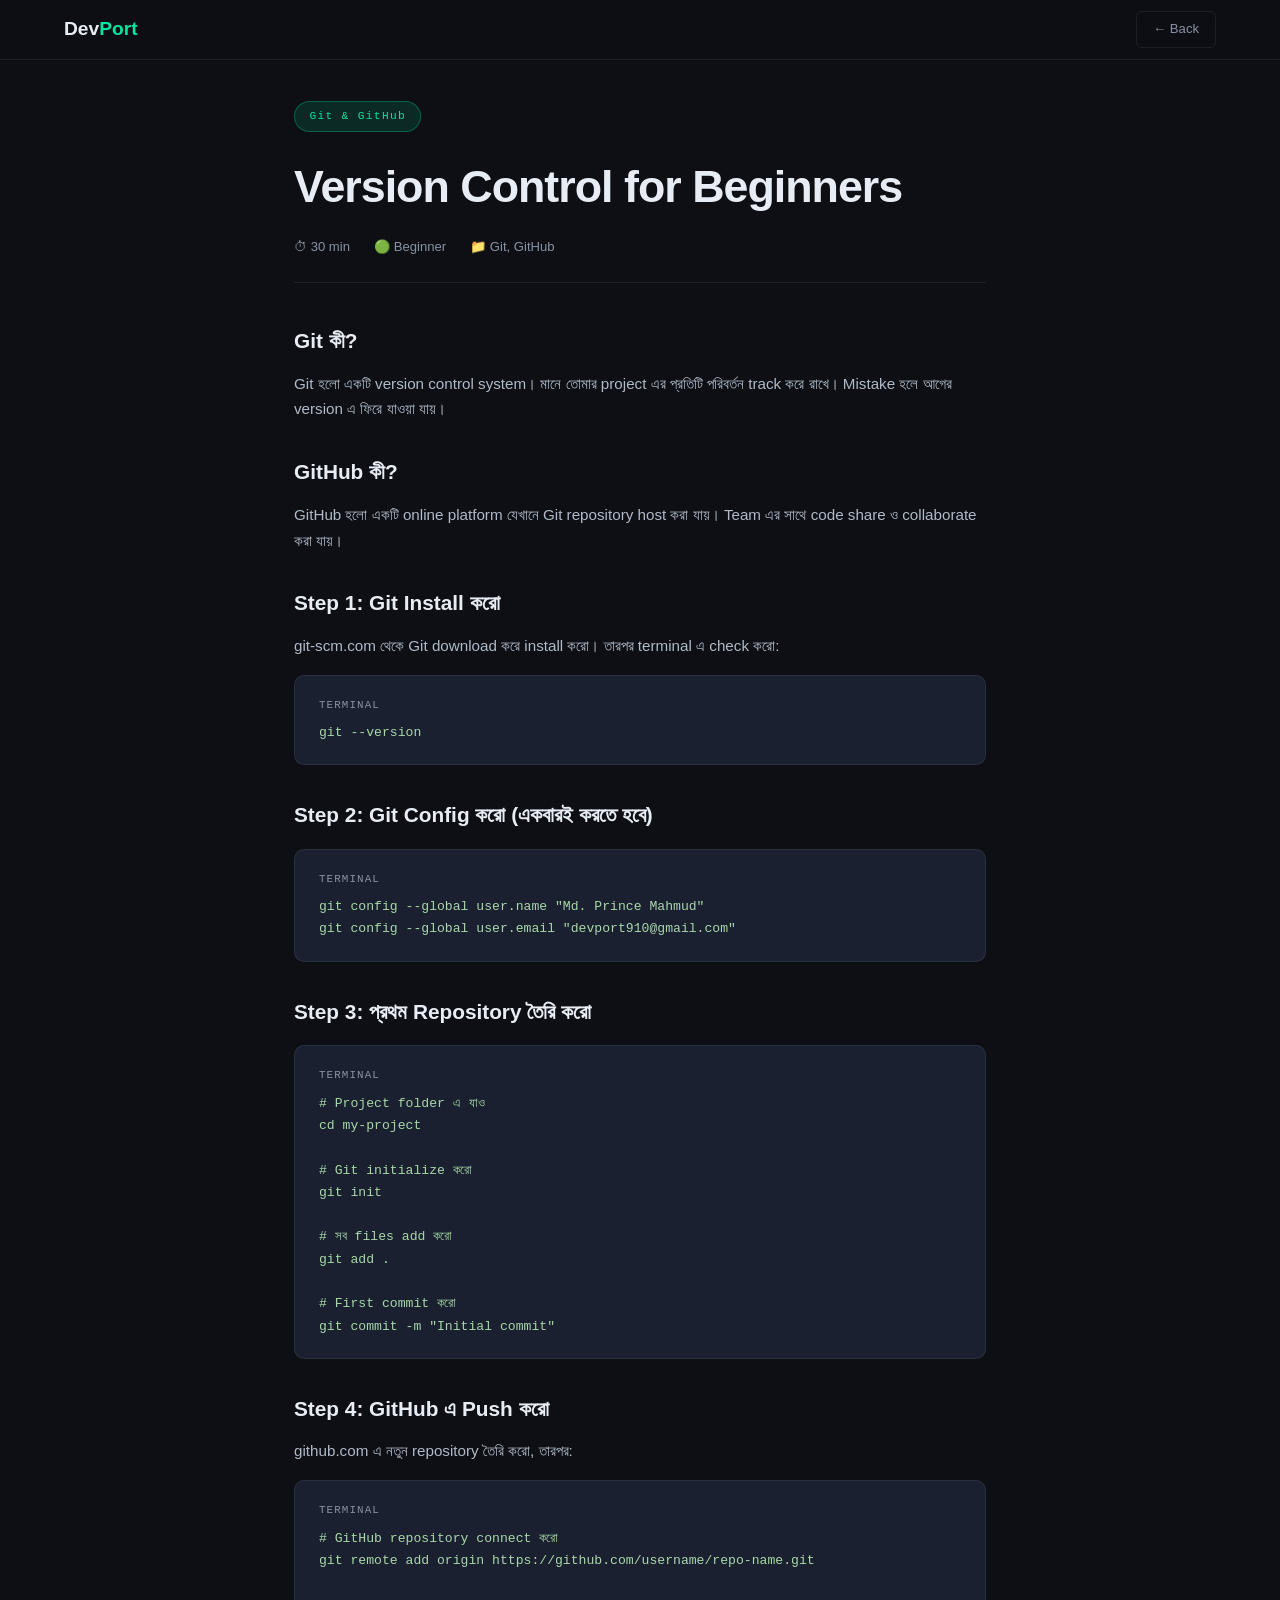
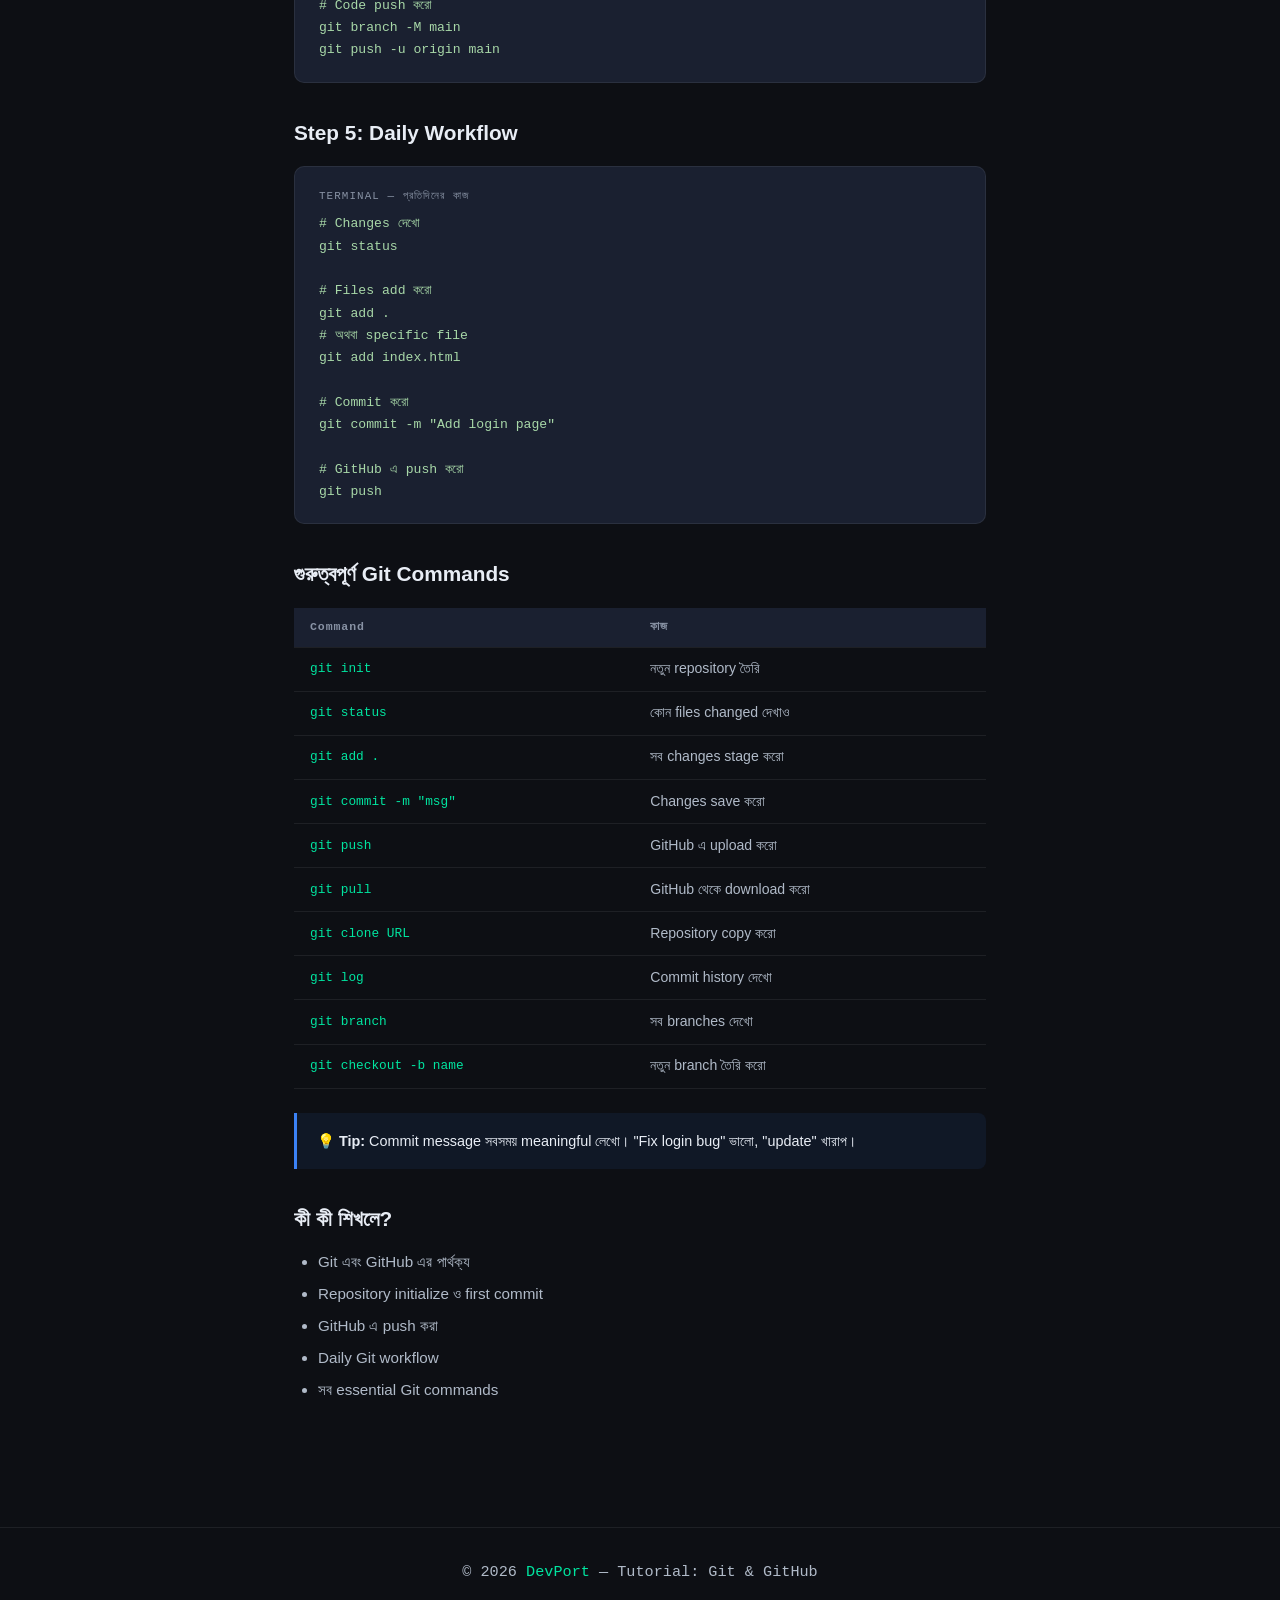
<file: tutorial-git.html>
<!DOCTYPE html>
<html lang="en">
<head>
<meta charset="UTF-8"/><meta name="viewport" content="width=device-width, initial-scale=1.0"/>
<title>Git & GitHub | DevPort</title>
<link href="https://fonts.googleapis.com/css2?family=Fira+Code:wght@400;700&family=Inter:wght@400;500;600;700;800&display=swap" rel="stylesheet"/>
<style>
:root{--bg:#0d0f14;--bg2:#131720;--bg3:#1a2030;--accent:#00e5a0;--accent2:#3b82f6;--text:#e8edf5;--muted:#8892a4;--border:rgba(255,255,255,0.07);--font-head:'Syne',sans-serif;--font-mono:'Space Mono',monospace;}
*,*::before,*::after{box-sizing:border-box;margin:0;padding:0;}
body{background:var(--bg);color:var(--text);font-family:var(--font-head);line-height:1.7;}
nav{position:fixed;top:0;left:0;right:0;z-index:99;background:rgba(13,15,20,0.9);backdrop-filter:blur(12px);border-bottom:1px solid var(--border);padding:0 5%;height:60px;display:flex;align-items:center;justify-content:space-between;}
.logo{font-size:1.2rem;font-weight:800;color:var(--text);text-decoration:none;}.logo span{color:var(--accent);}
.back-btn{background:transparent;border:1px solid var(--border);color:var(--muted);padding:0.4rem 1rem;border-radius:6px;font-family:var(--font-head);font-size:0.82rem;text-decoration:none;transition:border-color 0.2s,color 0.2s;}.back-btn:hover{border-color:var(--accent);color:var(--accent);}
.container{max-width:820px;margin:0 auto;padding:100px 5% 60px;}
.tut-badge{display:inline-block;background:rgba(0,229,160,0.12);border:1px solid rgba(0,229,160,0.3);color:var(--accent);font-family:var(--font-mono);font-size:0.7rem;letter-spacing:0.12em;padding:0.3rem 0.9rem;border-radius:100px;margin-bottom:1rem;}
.tut-title{font-size:clamp(1.8rem,4vw,2.8rem);font-weight:800;letter-spacing:-1px;margin-bottom:0.75rem;}
.tut-meta{display:flex;gap:1.5rem;font-size:0.82rem;color:var(--muted);margin-bottom:2.5rem;padding-bottom:1.5rem;border-bottom:1px solid var(--border);}
h2{font-size:1.3rem;font-weight:700;margin:2rem 0 0.75rem;}
p{color:#b0bac8;margin-bottom:1rem;font-size:0.95rem;}
ul{color:#b0bac8;padding-left:1.5rem;margin-bottom:1rem;font-size:0.95rem;}li{margin-bottom:0.4rem;}
.code-block{background:var(--bg3);border:1px solid var(--border);border-radius:10px;padding:1.25rem 1.5rem;margin:1rem 0 1.5rem;overflow-x:auto;}
.code-block pre{font-family:var(--font-mono);font-size:0.82rem;color:#a8d8a8;line-height:1.7;white-space:pre;}
.code-label{font-family:var(--font-mono);font-size:0.68rem;color:var(--muted);letter-spacing:0.1em;text-transform:uppercase;margin-bottom:0.5rem;}
.tip{background:rgba(59,130,246,0.08);border-left:3px solid var(--accent2);border-radius:0 8px 8px 0;padding:1rem 1.25rem;margin:1rem 0;}
.tip p{color:var(--text);margin:0;font-size:0.9rem;}
.cmd-table{width:100%;border-collapse:collapse;margin:1rem 0 1.5rem;}
.cmd-table th{text-align:left;padding:0.6rem 1rem;background:var(--bg3);color:var(--muted);font-family:var(--font-mono);font-size:0.72rem;letter-spacing:0.08em;border-bottom:1px solid var(--border);}
.cmd-table td{padding:0.6rem 1rem;border-bottom:1px solid var(--border);font-size:0.88rem;color:#b0bac8;}
.cmd-table td:first-child{font-family:var(--font-mono);color:var(--accent);font-size:0.8rem;}
footer{text-align:center;padding:2rem;border-top:1px solid var(--border);color:var(--muted);font-family:var(--font-mono);font-size:0.75rem;margin-top:3rem;}footer span{color:var(--accent);}
</style>
</head>
<body>
<nav>
  <a class="logo" href="devport.html">Dev<span>Port</span></a>
  <a class="back-btn" href="devport.html">← Back</a>
</nav>
<div class="container">
  <div class="tut-badge">Git & GitHub</div>
  <h1 class="tut-title">Version Control for Beginners</h1>
  <div class="tut-meta"><span>⏱ 30 min</span><span>🟢 Beginner</span><span>📁 Git, GitHub</span></div>

  <h2>Git কী?</h2>
  <p>Git হলো একটি version control system। মানে তোমার project এর প্রতিটি পরিবর্তন track করে রাখে। Mistake হলে আগের version এ ফিরে যাওয়া যায়।</p>

  <h2>GitHub কী?</h2>
  <p>GitHub হলো একটি online platform যেখানে Git repository host করা যায়। Team এর সাথে code share ও collaborate করা যায়।</p>

  <h2>Step 1: Git Install করো</h2>
  <p>git-scm.com থেকে Git download করে install করো। তারপর terminal এ check করো:</p>
  <div class="code-block">
    <div class="code-label">Terminal</div>
    <pre>git --version</pre>
  </div>

  <h2>Step 2: Git Config করো (একবারই করতে হবে)</h2>
  <div class="code-block">
    <div class="code-label">Terminal</div>
    <pre>git config --global user.name "Md. Prince Mahmud"
git config --global user.email "devport910@gmail.com"</pre>
  </div>

  <h2>Step 3: প্রথম Repository তৈরি করো</h2>
  <div class="code-block">
    <div class="code-label">Terminal</div>
    <pre># Project folder এ যাও
cd my-project

# Git initialize করো
git init

# সব files add করো
git add .

# First commit করো
git commit -m "Initial commit"</pre>
  </div>

  <h2>Step 4: GitHub এ Push করো</h2>
  <p>github.com এ নতুন repository তৈরি করো, তারপর:</p>
  <div class="code-block">
    <div class="code-label">Terminal</div>
    <pre># GitHub repository connect করো
git remote add origin https://github.com/username/repo-name.git

# Code push করো
git branch -M main
git push -u origin main</pre>
  </div>

  <h2>Step 5: Daily Workflow</h2>
  <div class="code-block">
    <div class="code-label">Terminal — প্রতিদিনের কাজ</div>
    <pre># Changes দেখো
git status

# Files add করো
git add .
# অথবা specific file
git add index.html

# Commit করো
git commit -m "Add login page"

# GitHub এ push করো
git push</pre>
  </div>

  <h2>গুরুত্বপূর্ণ Git Commands</h2>
  <table class="cmd-table">
    <thead><tr><th>Command</th><th>কাজ</th></tr></thead>
    <tbody>
      <tr><td>git init</td><td>নতুন repository তৈরি</td></tr>
      <tr><td>git status</td><td>কোন files changed দেখাও</td></tr>
      <tr><td>git add .</td><td>সব changes stage করো</td></tr>
      <tr><td>git commit -m "msg"</td><td>Changes save করো</td></tr>
      <tr><td>git push</td><td>GitHub এ upload করো</td></tr>
      <tr><td>git pull</td><td>GitHub থেকে download করো</td></tr>
      <tr><td>git clone URL</td><td>Repository copy করো</td></tr>
      <tr><td>git log</td><td>Commit history দেখো</td></tr>
      <tr><td>git branch</td><td>সব branches দেখো</td></tr>
      <tr><td>git checkout -b name</td><td>নতুন branch তৈরি করো</td></tr>
    </tbody>
  </table>

  <div class="tip"><p>💡 <strong>Tip:</strong> Commit message সবসময় meaningful লেখো। "Fix login bug" ভালো, "update" খারাপ।</p></div>

  <h2>কী কী শিখলে?</h2>
  <ul>
    <li>Git এবং GitHub এর পার্থক্য</li>
    <li>Repository initialize ও first commit</li>
    <li>GitHub এ push করা</li>
    <li>Daily Git workflow</li>
    <li>সব essential Git commands</li>
  </ul>
</div>
<footer><p>© 2026 <span>DevPort</span> — Tutorial: Git & GitHub</p></footer>
</body>
</html>
</file>
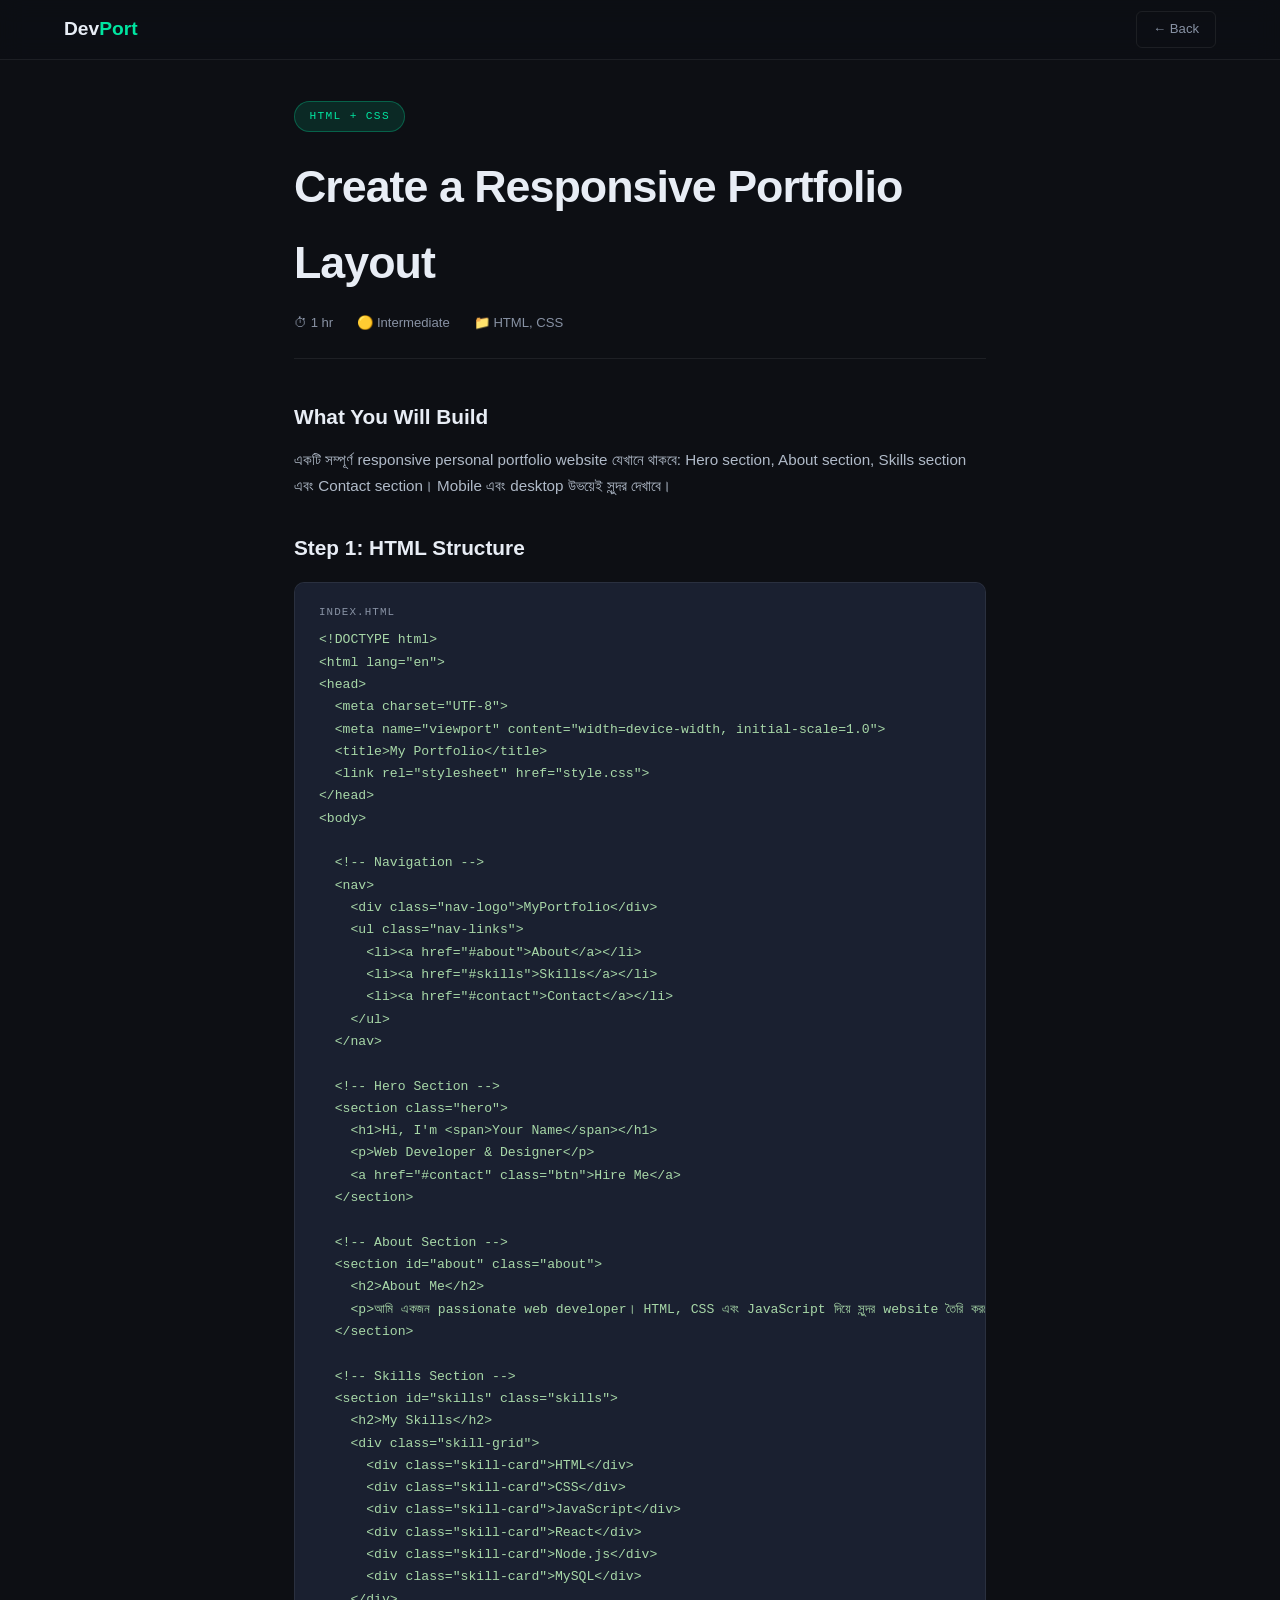
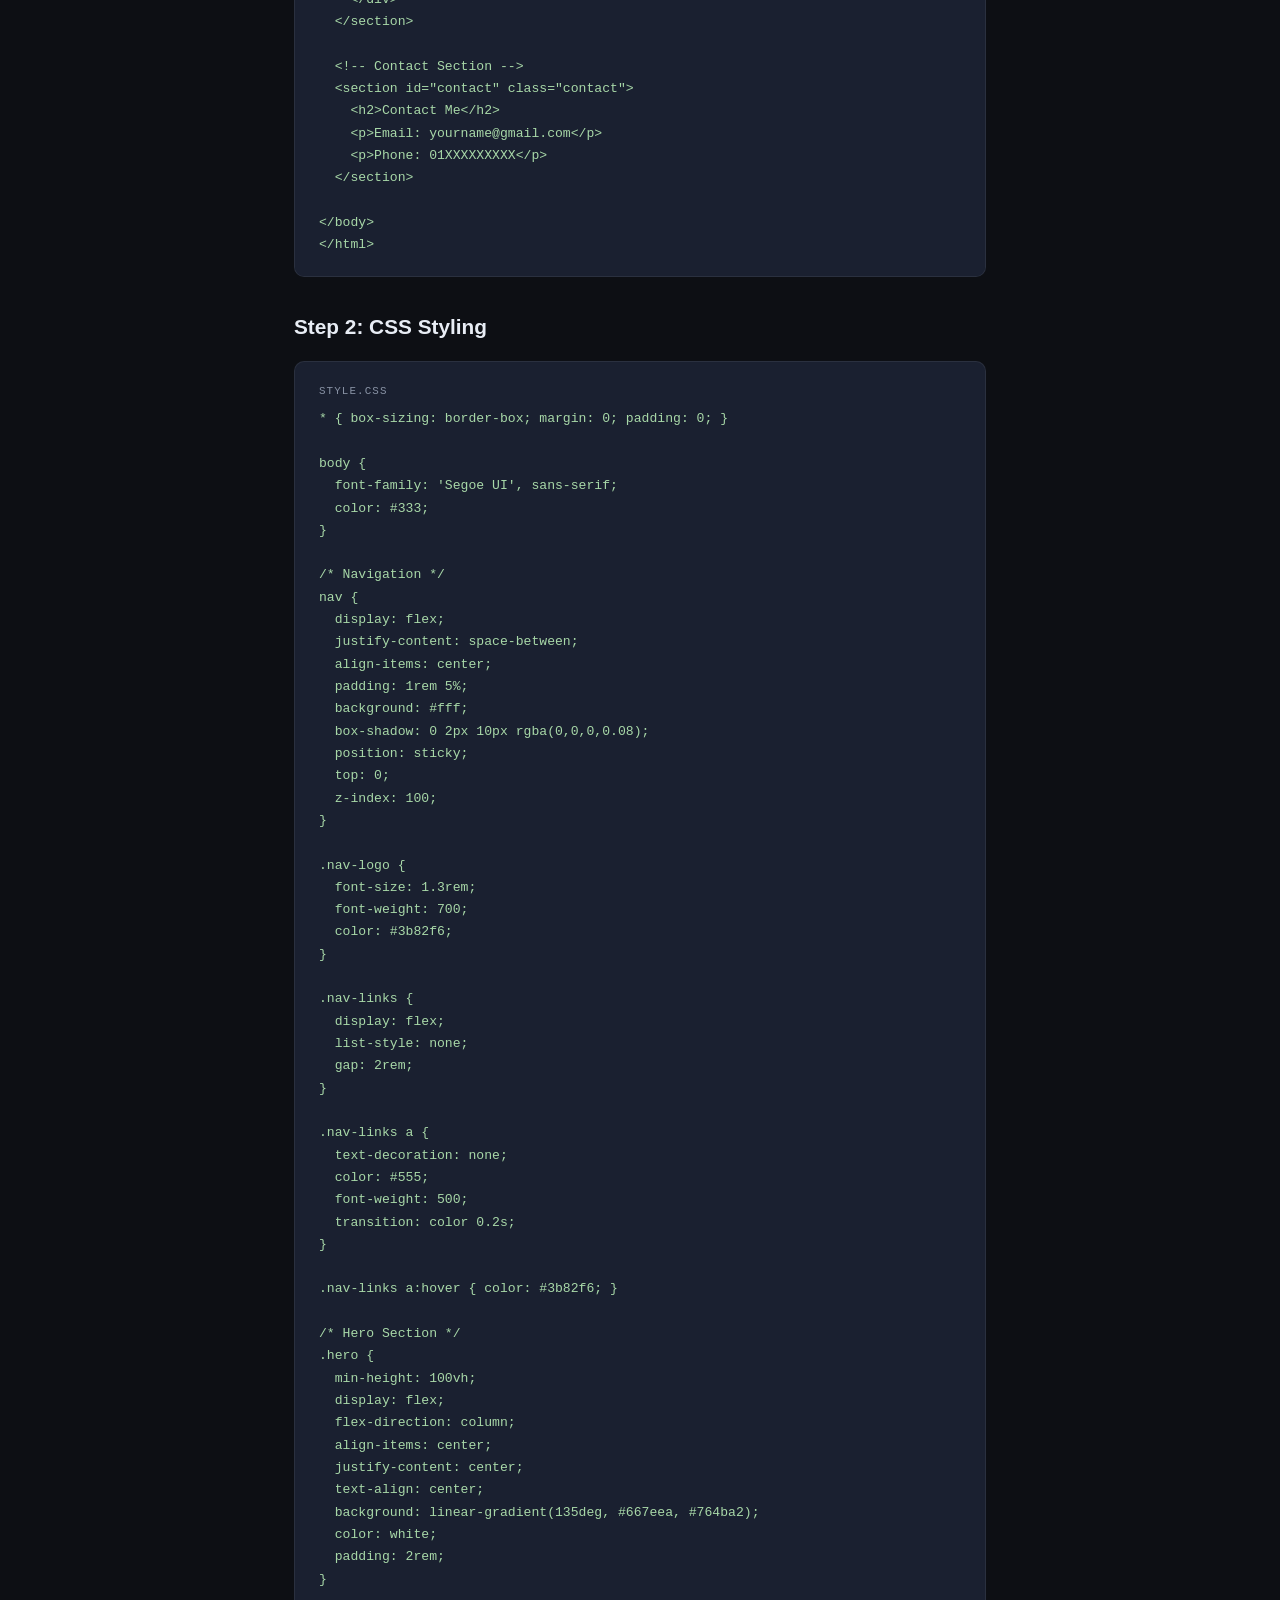
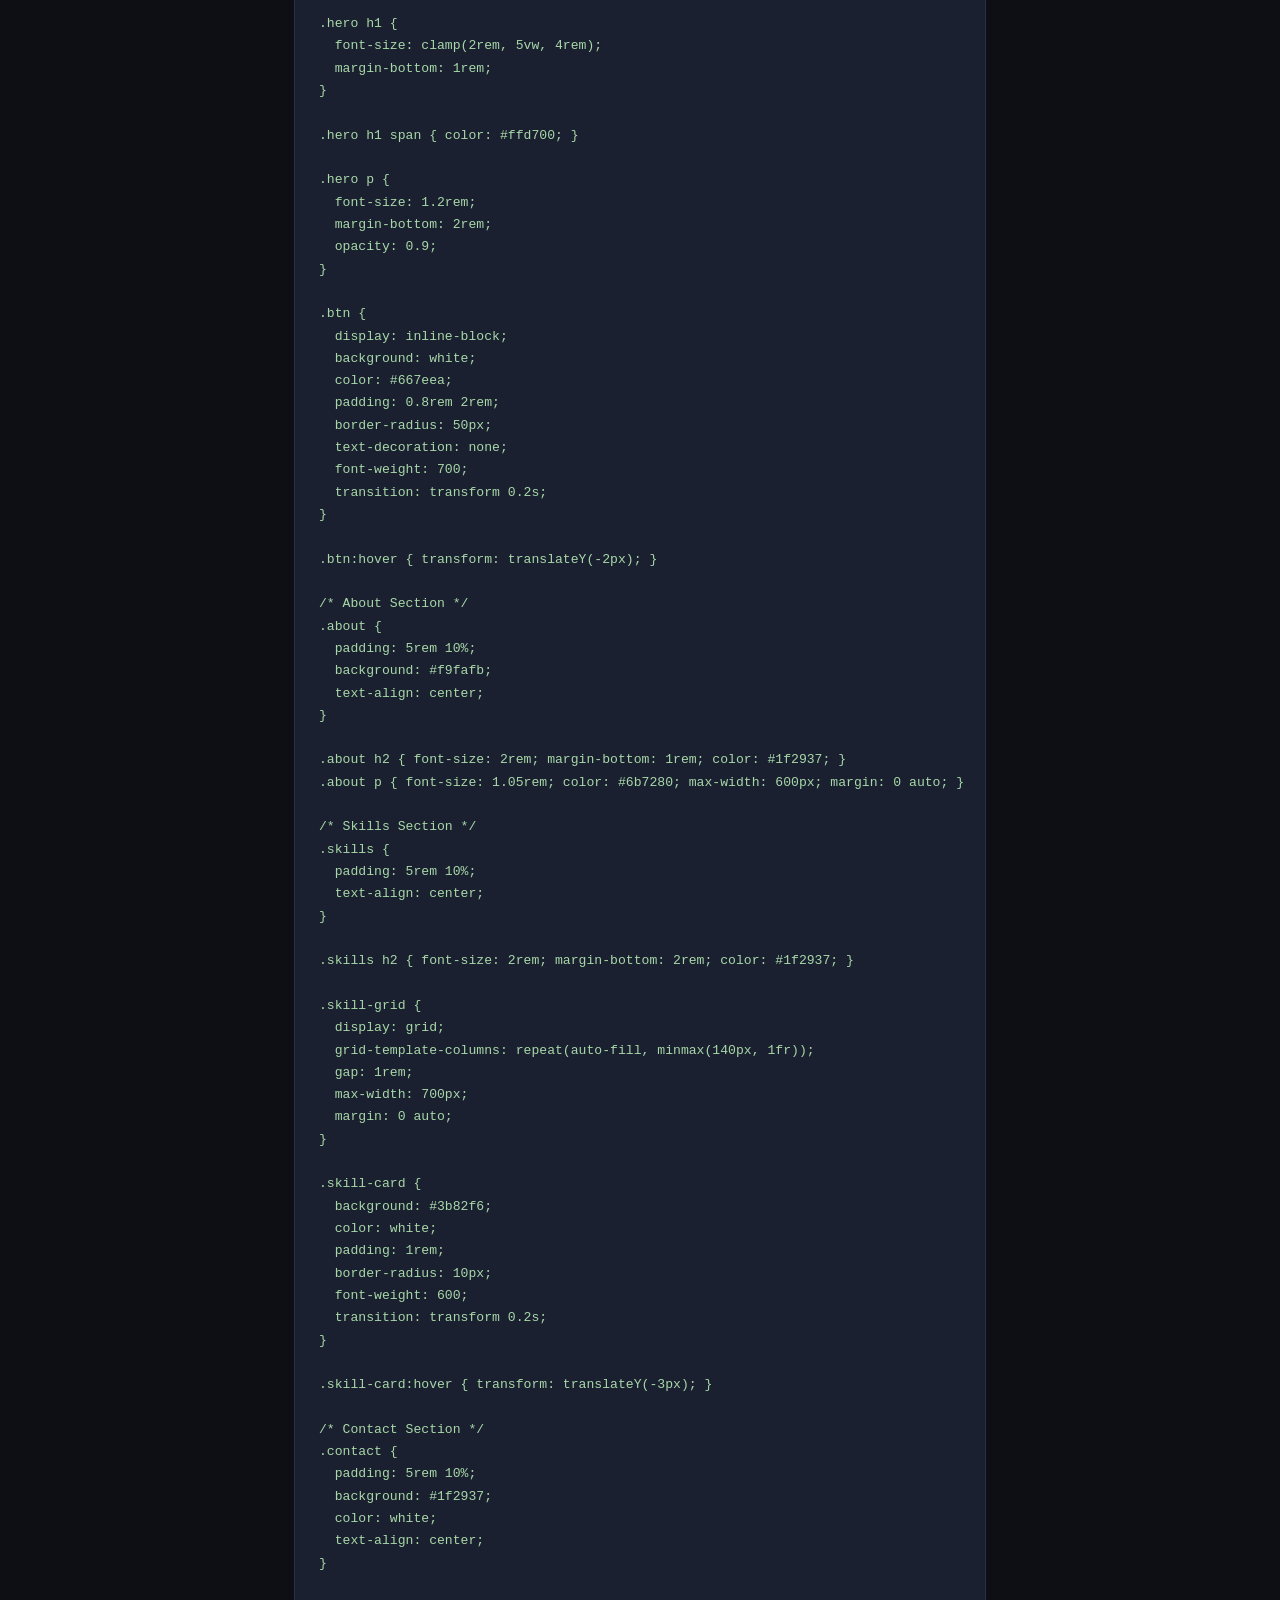
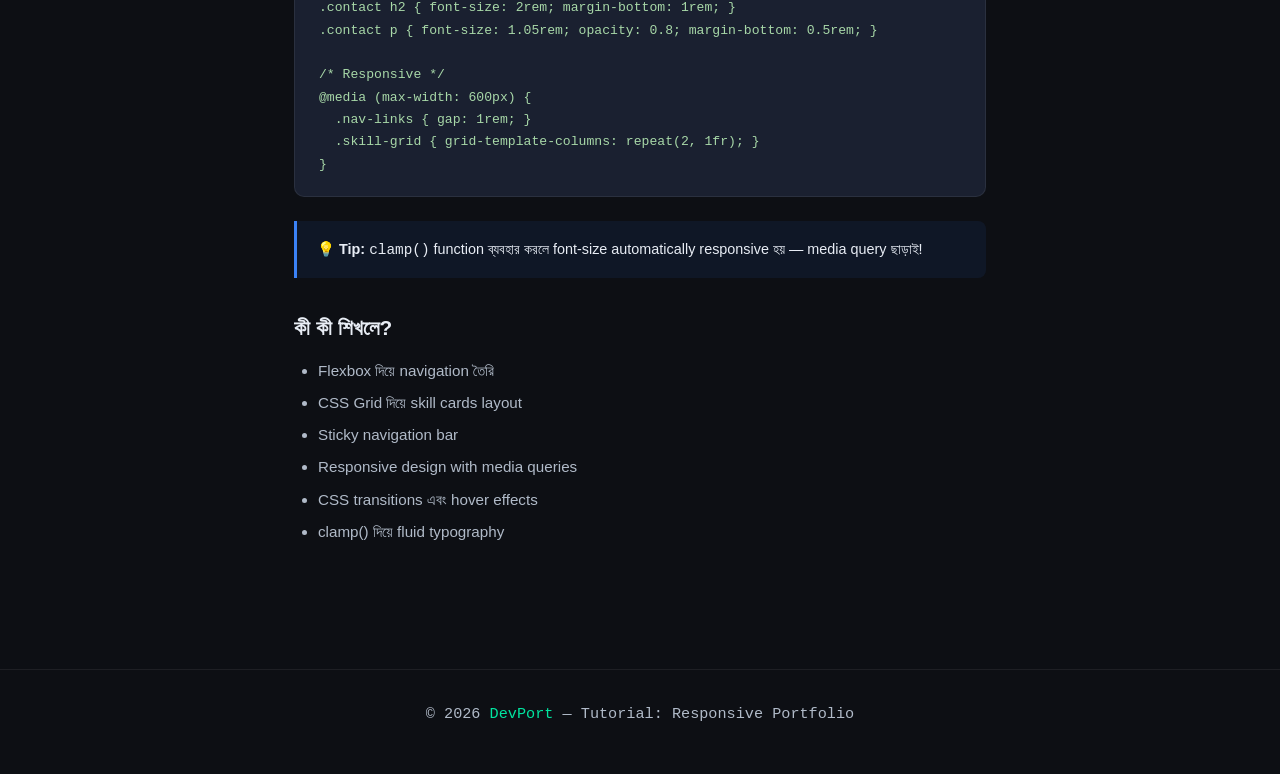
<file: tutorial-html-css.html>
<!DOCTYPE html>
<html lang="en">
<head>
<meta charset="UTF-8"/>
<meta name="viewport" content="width=device-width, initial-scale=1.0"/>
<title>Responsive Portfolio | DevPort</title>
<link href="https://fonts.googleapis.com/css2?family=Fira+Code:wght@400;700&family=Inter:wght@400;500;600;700;800&display=swap" rel="stylesheet"/>
<style>
:root{--bg:#0d0f14;--bg2:#131720;--bg3:#1a2030;--accent:#00e5a0;--accent2:#3b82f6;--text:#e8edf5;--muted:#8892a4;--border:rgba(255,255,255,0.07);--font-head:'Syne',sans-serif;--font-mono:'Space Mono',monospace;}
*,*::before,*::after{box-sizing:border-box;margin:0;padding:0;}
body{background:var(--bg);color:var(--text);font-family:var(--font-head);line-height:1.7;}
nav{position:fixed;top:0;left:0;right:0;z-index:99;background:rgba(13,15,20,0.9);backdrop-filter:blur(12px);border-bottom:1px solid var(--border);padding:0 5%;height:60px;display:flex;align-items:center;justify-content:space-between;}
.logo{font-size:1.2rem;font-weight:800;color:var(--text);text-decoration:none;}.logo span{color:var(--accent);}
.back-btn{background:transparent;border:1px solid var(--border);color:var(--muted);padding:0.4rem 1rem;border-radius:6px;font-family:var(--font-head);font-size:0.82rem;text-decoration:none;transition:border-color 0.2s,color 0.2s;}.back-btn:hover{border-color:var(--accent);color:var(--accent);}
.container{max-width:820px;margin:0 auto;padding:100px 5% 60px;}
.tut-badge{display:inline-block;background:rgba(0,229,160,0.12);border:1px solid rgba(0,229,160,0.3);color:var(--accent);font-family:var(--font-mono);font-size:0.7rem;letter-spacing:0.12em;padding:0.3rem 0.9rem;border-radius:100px;margin-bottom:1rem;}
.tut-title{font-size:clamp(1.8rem,4vw,2.8rem);font-weight:800;letter-spacing:-1px;margin-bottom:0.75rem;}
.tut-meta{display:flex;gap:1.5rem;font-size:0.82rem;color:var(--muted);margin-bottom:2.5rem;padding-bottom:1.5rem;border-bottom:1px solid var(--border);}
h2{font-size:1.3rem;font-weight:700;margin:2rem 0 0.75rem;}
p{color:#b0bac8;margin-bottom:1rem;font-size:0.95rem;}
ul{color:#b0bac8;padding-left:1.5rem;margin-bottom:1rem;font-size:0.95rem;}li{margin-bottom:0.4rem;}
.code-block{background:var(--bg3);border:1px solid var(--border);border-radius:10px;padding:1.25rem 1.5rem;margin:1rem 0 1.5rem;overflow-x:auto;}
.code-block pre{font-family:var(--font-mono);font-size:0.82rem;color:#a8d8a8;line-height:1.7;white-space:pre;}
.code-label{font-family:var(--font-mono);font-size:0.68rem;color:var(--muted);letter-spacing:0.1em;text-transform:uppercase;margin-bottom:0.5rem;}
.tip{background:rgba(59,130,246,0.08);border-left:3px solid var(--accent2);border-radius:0 8px 8px 0;padding:1rem 1.25rem;margin:1rem 0;}
.tip p{color:var(--text);margin:0;font-size:0.9rem;}
footer{text-align:center;padding:2rem;border-top:1px solid var(--border);color:var(--muted);font-family:var(--font-mono);font-size:0.75rem;margin-top:3rem;}footer span{color:var(--accent);}
</style>
</head>
<body>
<nav>
  <a class="logo" href="devport.html">Dev<span>Port</span></a>
  <a class="back-btn" href="devport.html">← Back</a>
</nav>
<div class="container">
  <div class="tut-badge">HTML + CSS</div>
  <h1 class="tut-title">Create a Responsive Portfolio Layout</h1>
  <div class="tut-meta"><span>⏱ 1 hr</span><span>🟡 Intermediate</span><span>📁 HTML, CSS</span></div>

  <h2>What You Will Build</h2>
  <p>একটি সম্পূর্ণ responsive personal portfolio website যেখানে থাকবে: Hero section, About section, Skills section এবং Contact section। Mobile এবং desktop উভয়েই সুন্দর দেখাবে।</p>

  <h2>Step 1: HTML Structure</h2>
  <div class="code-block">
    <div class="code-label">index.html</div>
    <pre>&lt;!DOCTYPE html&gt;
&lt;html lang="en"&gt;
&lt;head&gt;
  &lt;meta charset="UTF-8"&gt;
  &lt;meta name="viewport" content="width=device-width, initial-scale=1.0"&gt;
  &lt;title&gt;My Portfolio&lt;/title&gt;
  &lt;link rel="stylesheet" href="style.css"&gt;
&lt;/head&gt;
&lt;body&gt;

  &lt;!-- Navigation --&gt;
  &lt;nav&gt;
    &lt;div class="nav-logo"&gt;MyPortfolio&lt;/div&gt;
    &lt;ul class="nav-links"&gt;
      &lt;li&gt;&lt;a href="#about"&gt;About&lt;/a&gt;&lt;/li&gt;
      &lt;li&gt;&lt;a href="#skills"&gt;Skills&lt;/a&gt;&lt;/li&gt;
      &lt;li&gt;&lt;a href="#contact"&gt;Contact&lt;/a&gt;&lt;/li&gt;
    &lt;/ul&gt;
  &lt;/nav&gt;

  &lt;!-- Hero Section --&gt;
  &lt;section class="hero"&gt;
    &lt;h1&gt;Hi, I'm &lt;span&gt;Your Name&lt;/span&gt;&lt;/h1&gt;
    &lt;p&gt;Web Developer &amp; Designer&lt;/p&gt;
    &lt;a href="#contact" class="btn"&gt;Hire Me&lt;/a&gt;
  &lt;/section&gt;

  &lt;!-- About Section --&gt;
  &lt;section id="about" class="about"&gt;
    &lt;h2&gt;About Me&lt;/h2&gt;
    &lt;p&gt;আমি একজন passionate web developer। HTML, CSS এবং JavaScript দিয়ে সুন্দর website তৈরি করতে ভালোবাসি।&lt;/p&gt;
  &lt;/section&gt;

  &lt;!-- Skills Section --&gt;
  &lt;section id="skills" class="skills"&gt;
    &lt;h2&gt;My Skills&lt;/h2&gt;
    &lt;div class="skill-grid"&gt;
      &lt;div class="skill-card"&gt;HTML&lt;/div&gt;
      &lt;div class="skill-card"&gt;CSS&lt;/div&gt;
      &lt;div class="skill-card"&gt;JavaScript&lt;/div&gt;
      &lt;div class="skill-card"&gt;React&lt;/div&gt;
      &lt;div class="skill-card"&gt;Node.js&lt;/div&gt;
      &lt;div class="skill-card"&gt;MySQL&lt;/div&gt;
    &lt;/div&gt;
  &lt;/section&gt;

  &lt;!-- Contact Section --&gt;
  &lt;section id="contact" class="contact"&gt;
    &lt;h2&gt;Contact Me&lt;/h2&gt;
    &lt;p&gt;Email: yourname@gmail.com&lt;/p&gt;
    &lt;p&gt;Phone: 01XXXXXXXXX&lt;/p&gt;
  &lt;/section&gt;

&lt;/body&gt;
&lt;/html&gt;</pre>
  </div>

  <h2>Step 2: CSS Styling</h2>
  <div class="code-block">
    <div class="code-label">style.css</div>
    <pre>* { box-sizing: border-box; margin: 0; padding: 0; }

body {
  font-family: 'Segoe UI', sans-serif;
  color: #333;
}

/* Navigation */
nav {
  display: flex;
  justify-content: space-between;
  align-items: center;
  padding: 1rem 5%;
  background: #fff;
  box-shadow: 0 2px 10px rgba(0,0,0,0.08);
  position: sticky;
  top: 0;
  z-index: 100;
}

.nav-logo {
  font-size: 1.3rem;
  font-weight: 700;
  color: #3b82f6;
}

.nav-links {
  display: flex;
  list-style: none;
  gap: 2rem;
}

.nav-links a {
  text-decoration: none;
  color: #555;
  font-weight: 500;
  transition: color 0.2s;
}

.nav-links a:hover { color: #3b82f6; }

/* Hero Section */
.hero {
  min-height: 100vh;
  display: flex;
  flex-direction: column;
  align-items: center;
  justify-content: center;
  text-align: center;
  background: linear-gradient(135deg, #667eea, #764ba2);
  color: white;
  padding: 2rem;
}

.hero h1 {
  font-size: clamp(2rem, 5vw, 4rem);
  margin-bottom: 1rem;
}

.hero h1 span { color: #ffd700; }

.hero p {
  font-size: 1.2rem;
  margin-bottom: 2rem;
  opacity: 0.9;
}

.btn {
  display: inline-block;
  background: white;
  color: #667eea;
  padding: 0.8rem 2rem;
  border-radius: 50px;
  text-decoration: none;
  font-weight: 700;
  transition: transform 0.2s;
}

.btn:hover { transform: translateY(-2px); }

/* About Section */
.about {
  padding: 5rem 10%;
  background: #f9fafb;
  text-align: center;
}

.about h2 { font-size: 2rem; margin-bottom: 1rem; color: #1f2937; }
.about p { font-size: 1.05rem; color: #6b7280; max-width: 600px; margin: 0 auto; }

/* Skills Section */
.skills {
  padding: 5rem 10%;
  text-align: center;
}

.skills h2 { font-size: 2rem; margin-bottom: 2rem; color: #1f2937; }

.skill-grid {
  display: grid;
  grid-template-columns: repeat(auto-fill, minmax(140px, 1fr));
  gap: 1rem;
  max-width: 700px;
  margin: 0 auto;
}

.skill-card {
  background: #3b82f6;
  color: white;
  padding: 1rem;
  border-radius: 10px;
  font-weight: 600;
  transition: transform 0.2s;
}

.skill-card:hover { transform: translateY(-3px); }

/* Contact Section */
.contact {
  padding: 5rem 10%;
  background: #1f2937;
  color: white;
  text-align: center;
}

.contact h2 { font-size: 2rem; margin-bottom: 1rem; }
.contact p { font-size: 1.05rem; opacity: 0.8; margin-bottom: 0.5rem; }

/* Responsive */
@media (max-width: 600px) {
  .nav-links { gap: 1rem; }
  .skill-grid { grid-template-columns: repeat(2, 1fr); }
}</pre>
  </div>

  <div class="tip"><p>💡 <strong>Tip:</strong> <code>clamp()</code> function ব্যবহার করলে font-size automatically responsive হয় — media query ছাড়াই!</p></div>

  <h2>কী কী শিখলে?</h2>
  <ul>
    <li>Flexbox দিয়ে navigation তৈরি</li>
    <li>CSS Grid দিয়ে skill cards layout</li>
    <li>Sticky navigation bar</li>
    <li>Responsive design with media queries</li>
    <li>CSS transitions এবং hover effects</li>
    <li>clamp() দিয়ে fluid typography</li>
  </ul>
</div>
<footer><p>© 2026 <span>DevPort</span> — Tutorial: Responsive Portfolio</p></footer>
</body>
</html>
</file>
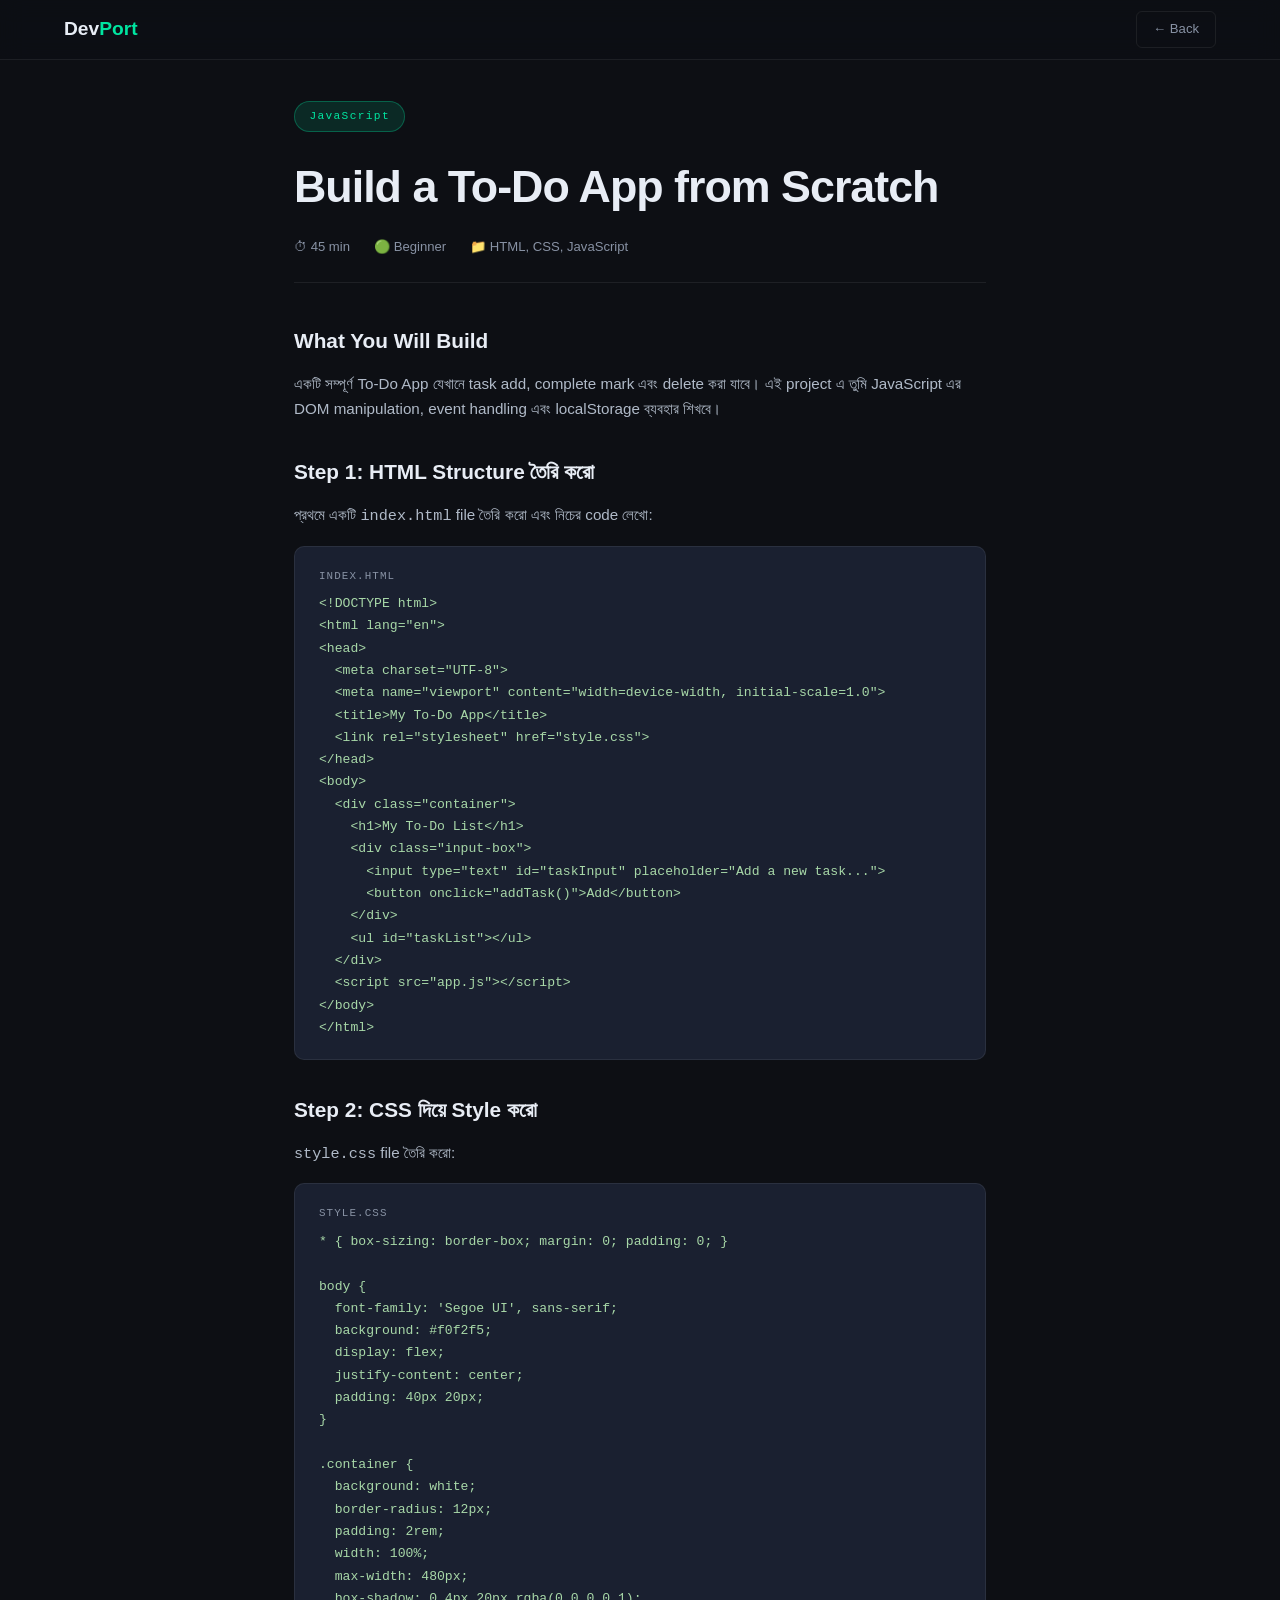
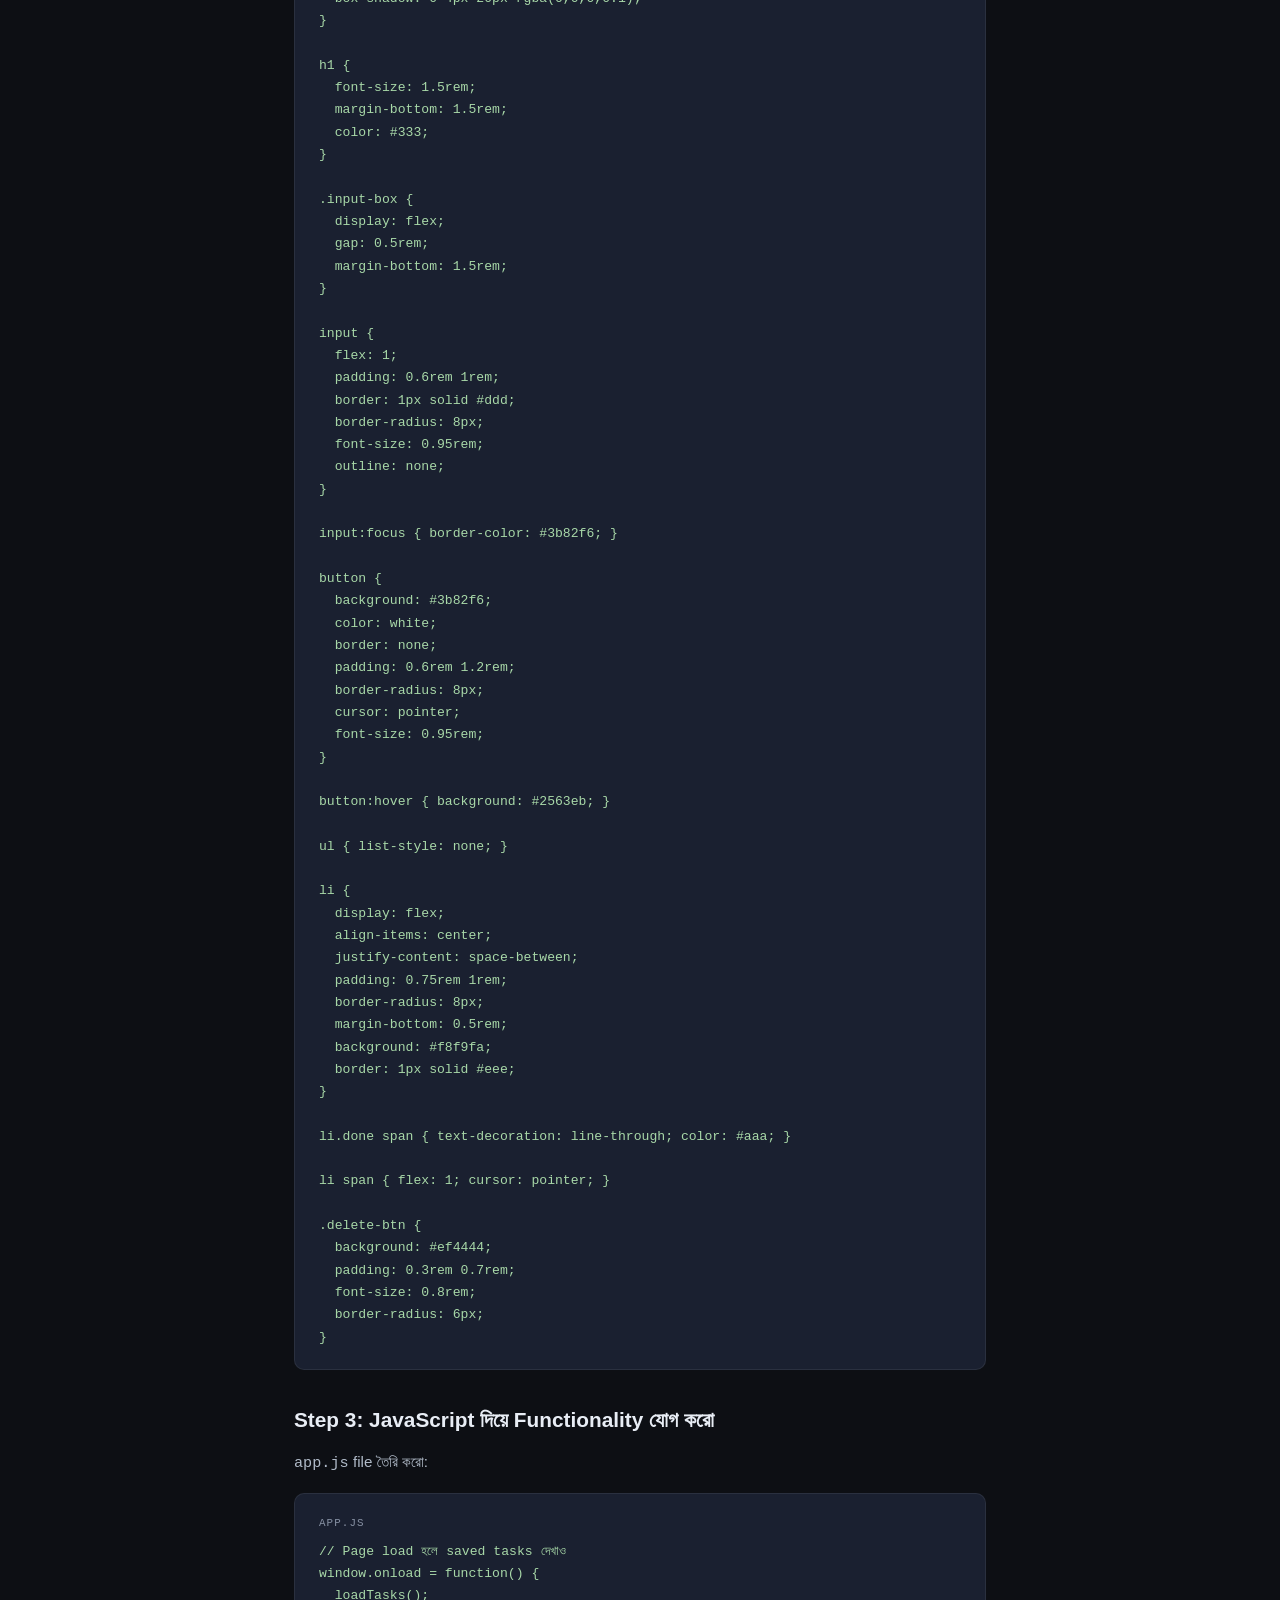
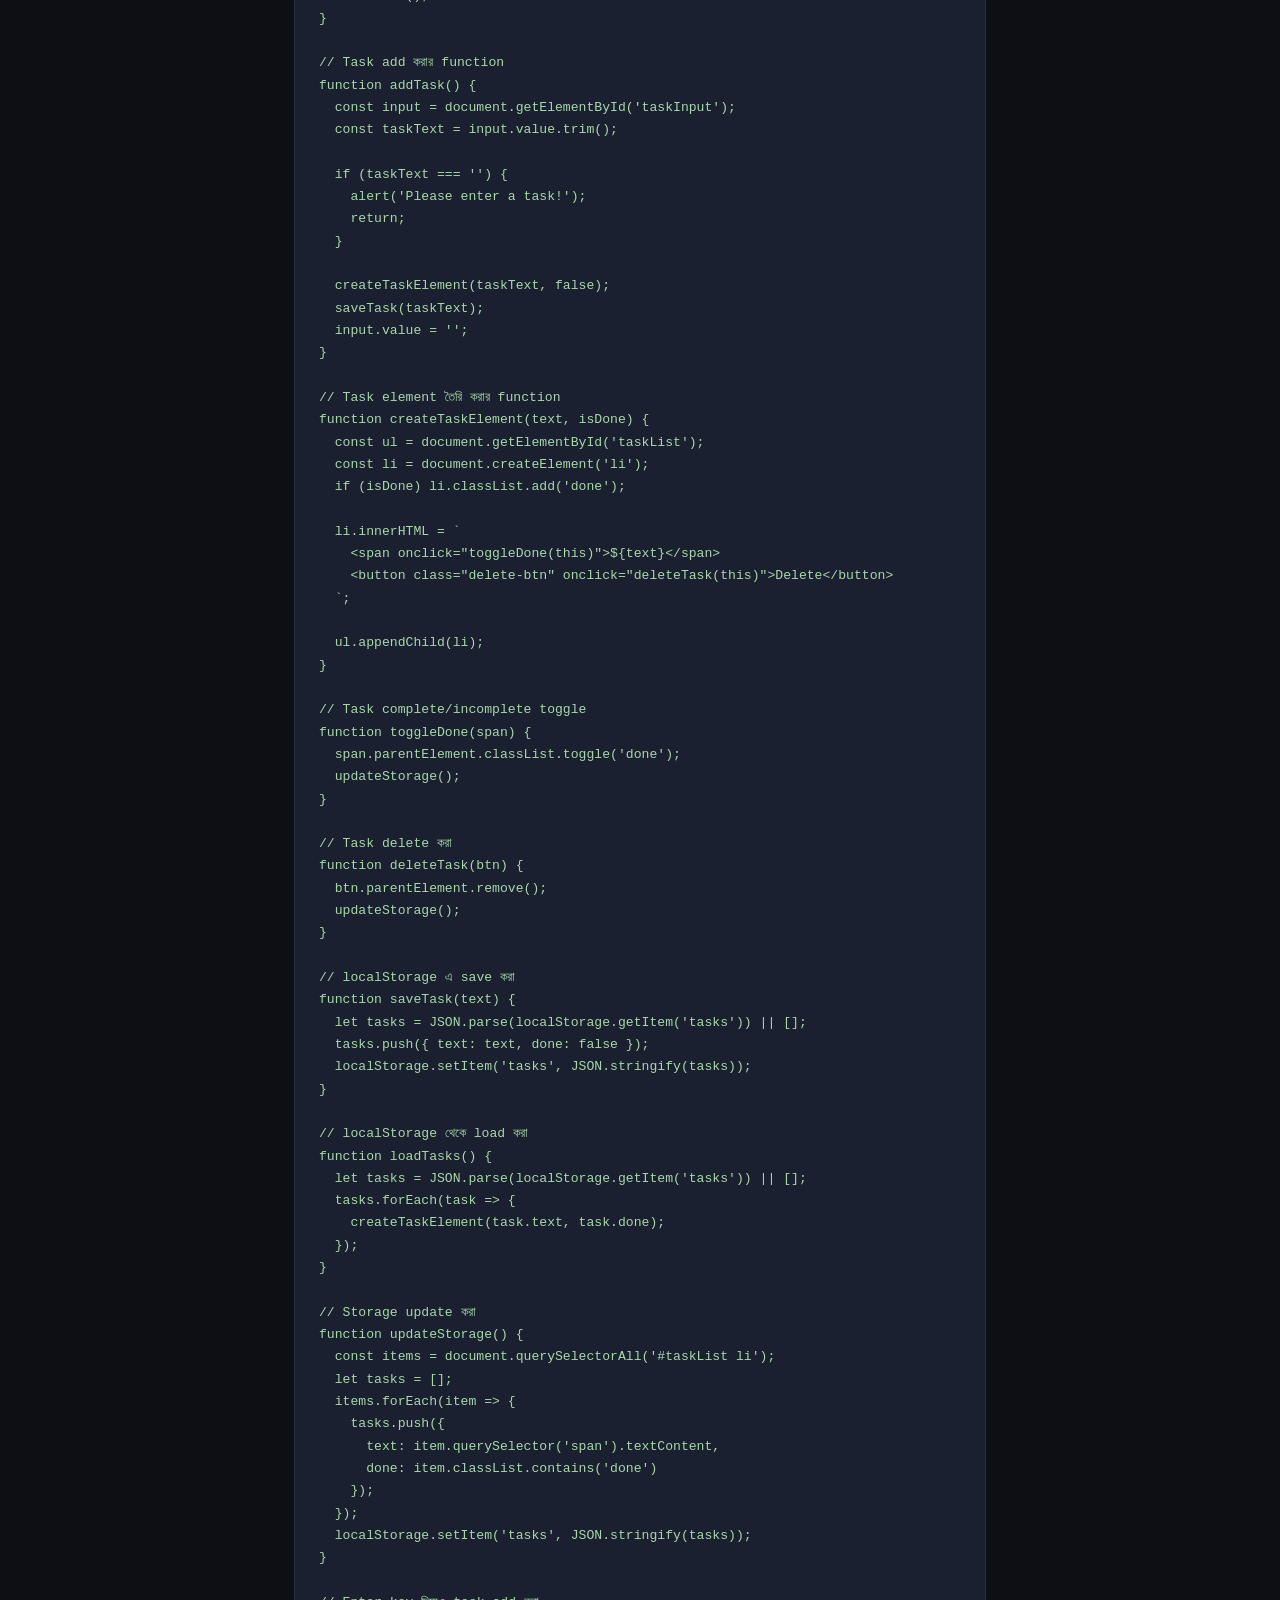
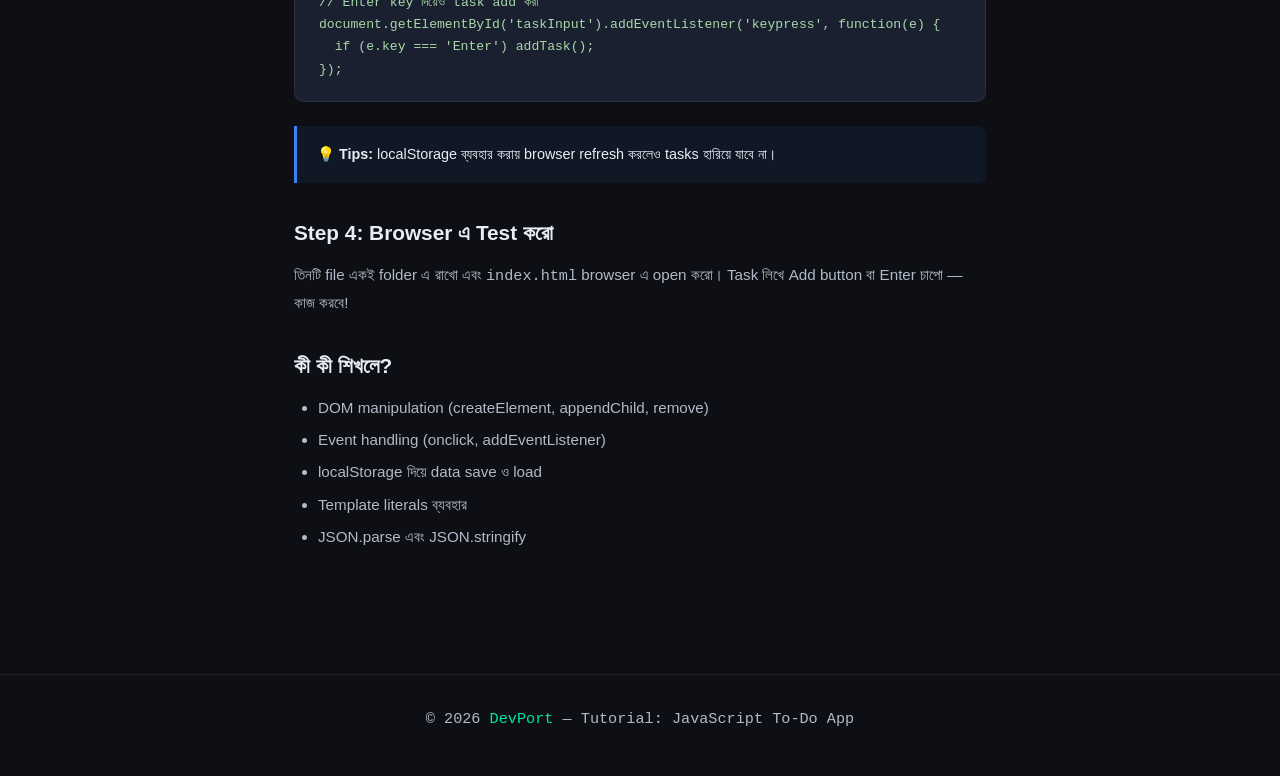
<file: tutorial-javascript.html>
<!DOCTYPE html>
<html lang="en">
<head>
<meta charset="UTF-8"/>
<meta name="viewport" content="width=device-width, initial-scale=1.0"/>
<title>Build a To-Do App | DevPort</title>
<link href="https://fonts.googleapis.com/css2?family=Fira+Code:wght@400;700&family=Inter:wght@400;500;600;700;800&display=swap" rel="stylesheet"/>
<style>
:root{--bg:#0d0f14;--bg2:#131720;--bg3:#1a2030;--accent:#00e5a0;--accent2:#3b82f6;--accent3:#f97316;--text:#e8edf5;--muted:#8892a4;--border:rgba(255,255,255,0.07);--card:#161c28;--font-head:'Syne',sans-serif;--font-mono:'Space Mono',monospace;}
*,*::before,*::after{box-sizing:border-box;margin:0;padding:0;}
body{background:var(--bg);color:var(--text);font-family:var(--font-head);line-height:1.7;}
nav{position:fixed;top:0;left:0;right:0;z-index:99;background:rgba(13,15,20,0.9);backdrop-filter:blur(12px);border-bottom:1px solid var(--border);padding:0 5%;height:60px;display:flex;align-items:center;justify-content:space-between;}
.logo{font-size:1.2rem;font-weight:800;color:var(--text);text-decoration:none;}.logo span{color:var(--accent);}
.back-btn{background:transparent;border:1px solid var(--border);color:var(--muted);padding:0.4rem 1rem;border-radius:6px;cursor:pointer;font-family:var(--font-head);font-size:0.82rem;text-decoration:none;transition:border-color 0.2s,color 0.2s;}.back-btn:hover{border-color:var(--accent);color:var(--accent);}
.container{max-width:820px;margin:0 auto;padding:100px 5% 60px;}
.tut-badge{display:inline-block;background:rgba(0,229,160,0.12);border:1px solid rgba(0,229,160,0.3);color:var(--accent);font-family:var(--font-mono);font-size:0.7rem;letter-spacing:0.12em;padding:0.3rem 0.9rem;border-radius:100px;margin-bottom:1rem;}
.tut-title{font-size:clamp(1.8rem,4vw,2.8rem);font-weight:800;letter-spacing:-1px;margin-bottom:0.75rem;}
.tut-meta{display:flex;gap:1.5rem;font-size:0.82rem;color:var(--muted);margin-bottom:2.5rem;padding-bottom:1.5rem;border-bottom:1px solid var(--border);}
h2{font-size:1.3rem;font-weight:700;margin:2rem 0 0.75rem;color:var(--text);}
h3{font-size:1.05rem;font-weight:600;margin:1.5rem 0 0.5rem;color:var(--accent2);}
p{color:#b0bac8;margin-bottom:1rem;font-size:0.95rem;}
ul,ol{color:#b0bac8;padding-left:1.5rem;margin-bottom:1rem;font-size:0.95rem;}
li{margin-bottom:0.4rem;}
.code-block{background:var(--bg3);border:1px solid var(--border);border-radius:10px;padding:1.25rem 1.5rem;margin:1rem 0 1.5rem;overflow-x:auto;}
.code-block pre{font-family:var(--font-mono);font-size:0.82rem;color:#a8d8a8;line-height:1.7;white-space:pre;}
.code-label{font-family:var(--font-mono);font-size:0.68rem;color:var(--muted);letter-spacing:0.1em;text-transform:uppercase;margin-bottom:0.5rem;}
.tip{background:rgba(59,130,246,0.08);border-left:3px solid var(--accent2);border-radius:0 8px 8px 0;padding:1rem 1.25rem;margin:1rem 0;}
.tip p{color:var(--text);margin:0;font-size:0.9rem;}
footer{text-align:center;padding:2rem;border-top:1px solid var(--border);color:var(--muted);font-family:var(--font-mono);font-size:0.75rem;margin-top:3rem;}
footer span{color:var(--accent);}
</style>
</head>
<body>
<nav>
  <a class="logo" href="devport.html">Dev<span>Port</span></a>
  <a class="back-btn" href="devport.html">← Back</a>
</nav>
<div class="container">
  <div class="tut-badge">JavaScript</div>
  <h1 class="tut-title">Build a To-Do App from Scratch</h1>
  <div class="tut-meta">
    <span>⏱ 45 min</span>
    <span>🟢 Beginner</span>
    <span>📁 HTML, CSS, JavaScript</span>
  </div>

  <h2>What You Will Build</h2>
  <p>একটি সম্পূর্ণ To-Do App যেখানে task add, complete mark এবং delete করা যাবে। এই project এ তুমি JavaScript এর DOM manipulation, event handling এবং localStorage ব্যবহার শিখবে।</p>

  <h2>Step 1: HTML Structure তৈরি করো</h2>
  <p>প্রথমে একটি <code>index.html</code> file তৈরি করো এবং নিচের code লেখো:</p>
  <div class="code-block">
    <div class="code-label">index.html</div>
    <pre>&lt;!DOCTYPE html&gt;
&lt;html lang="en"&gt;
&lt;head&gt;
  &lt;meta charset="UTF-8"&gt;
  &lt;meta name="viewport" content="width=device-width, initial-scale=1.0"&gt;
  &lt;title&gt;My To-Do App&lt;/title&gt;
  &lt;link rel="stylesheet" href="style.css"&gt;
&lt;/head&gt;
&lt;body&gt;
  &lt;div class="container"&gt;
    &lt;h1&gt;My To-Do List&lt;/h1&gt;
    &lt;div class="input-box"&gt;
      &lt;input type="text" id="taskInput" placeholder="Add a new task..."&gt;
      &lt;button onclick="addTask()"&gt;Add&lt;/button&gt;
    &lt;/div&gt;
    &lt;ul id="taskList"&gt;&lt;/ul&gt;
  &lt;/div&gt;
  &lt;script src="app.js"&gt;&lt;/script&gt;
&lt;/body&gt;
&lt;/html&gt;</pre>
  </div>

  <h2>Step 2: CSS দিয়ে Style করো</h2>
  <p><code>style.css</code> file তৈরি করো:</p>
  <div class="code-block">
    <div class="code-label">style.css</div>
    <pre>* { box-sizing: border-box; margin: 0; padding: 0; }

body {
  font-family: 'Segoe UI', sans-serif;
  background: #f0f2f5;
  display: flex;
  justify-content: center;
  padding: 40px 20px;
}

.container {
  background: white;
  border-radius: 12px;
  padding: 2rem;
  width: 100%;
  max-width: 480px;
  box-shadow: 0 4px 20px rgba(0,0,0,0.1);
}

h1 {
  font-size: 1.5rem;
  margin-bottom: 1.5rem;
  color: #333;
}

.input-box {
  display: flex;
  gap: 0.5rem;
  margin-bottom: 1.5rem;
}

input {
  flex: 1;
  padding: 0.6rem 1rem;
  border: 1px solid #ddd;
  border-radius: 8px;
  font-size: 0.95rem;
  outline: none;
}

input:focus { border-color: #3b82f6; }

button {
  background: #3b82f6;
  color: white;
  border: none;
  padding: 0.6rem 1.2rem;
  border-radius: 8px;
  cursor: pointer;
  font-size: 0.95rem;
}

button:hover { background: #2563eb; }

ul { list-style: none; }

li {
  display: flex;
  align-items: center;
  justify-content: space-between;
  padding: 0.75rem 1rem;
  border-radius: 8px;
  margin-bottom: 0.5rem;
  background: #f8f9fa;
  border: 1px solid #eee;
}

li.done span { text-decoration: line-through; color: #aaa; }

li span { flex: 1; cursor: pointer; }

.delete-btn {
  background: #ef4444;
  padding: 0.3rem 0.7rem;
  font-size: 0.8rem;
  border-radius: 6px;
}</pre>
  </div>

  <h2>Step 3: JavaScript দিয়ে Functionality যোগ করো</h2>
  <p><code>app.js</code> file তৈরি করো:</p>
  <div class="code-block">
    <div class="code-label">app.js</div>
    <pre>// Page load হলে saved tasks দেখাও
window.onload = function() {
  loadTasks();
}

// Task add করার function
function addTask() {
  const input = document.getElementById('taskInput');
  const taskText = input.value.trim();

  if (taskText === '') {
    alert('Please enter a task!');
    return;
  }

  createTaskElement(taskText, false);
  saveTask(taskText);
  input.value = '';
}

// Task element তৈরি করার function
function createTaskElement(text, isDone) {
  const ul = document.getElementById('taskList');
  const li = document.createElement('li');
  if (isDone) li.classList.add('done');

  li.innerHTML = `
    &lt;span onclick="toggleDone(this)"&gt;${text}&lt;/span&gt;
    &lt;button class="delete-btn" onclick="deleteTask(this)"&gt;Delete&lt;/button&gt;
  `;

  ul.appendChild(li);
}

// Task complete/incomplete toggle
function toggleDone(span) {
  span.parentElement.classList.toggle('done');
  updateStorage();
}

// Task delete করা
function deleteTask(btn) {
  btn.parentElement.remove();
  updateStorage();
}

// localStorage এ save করা
function saveTask(text) {
  let tasks = JSON.parse(localStorage.getItem('tasks')) || [];
  tasks.push({ text: text, done: false });
  localStorage.setItem('tasks', JSON.stringify(tasks));
}

// localStorage থেকে load করা
function loadTasks() {
  let tasks = JSON.parse(localStorage.getItem('tasks')) || [];
  tasks.forEach(task => {
    createTaskElement(task.text, task.done);
  });
}

// Storage update করা
function updateStorage() {
  const items = document.querySelectorAll('#taskList li');
  let tasks = [];
  items.forEach(item => {
    tasks.push({
      text: item.querySelector('span').textContent,
      done: item.classList.contains('done')
    });
  });
  localStorage.setItem('tasks', JSON.stringify(tasks));
}

// Enter key দিয়েও task add করা
document.getElementById('taskInput').addEventListener('keypress', function(e) {
  if (e.key === 'Enter') addTask();
});</pre>
  </div>

  <div class="tip"><p>💡 <strong>Tips:</strong> localStorage ব্যবহার করায় browser refresh করলেও tasks হারিয়ে যাবে না।</p></div>

  <h2>Step 4: Browser এ Test করো</h2>
  <p>তিনটি file একই folder এ রাখো এবং <code>index.html</code> browser এ open করো। Task লিখে Add button বা Enter চাপো — কাজ করবে!</p>

  <h2>কী কী শিখলে?</h2>
  <ul>
    <li>DOM manipulation (createElement, appendChild, remove)</li>
    <li>Event handling (onclick, addEventListener)</li>
    <li>localStorage দিয়ে data save ও load</li>
    <li>Template literals ব্যবহার</li>
    <li>JSON.parse এবং JSON.stringify</li>
  </ul>
</div>
<footer><p>© 2026 <span>DevPort</span> — Tutorial: JavaScript To-Do App</p></footer>
</body>
</html>
</file>
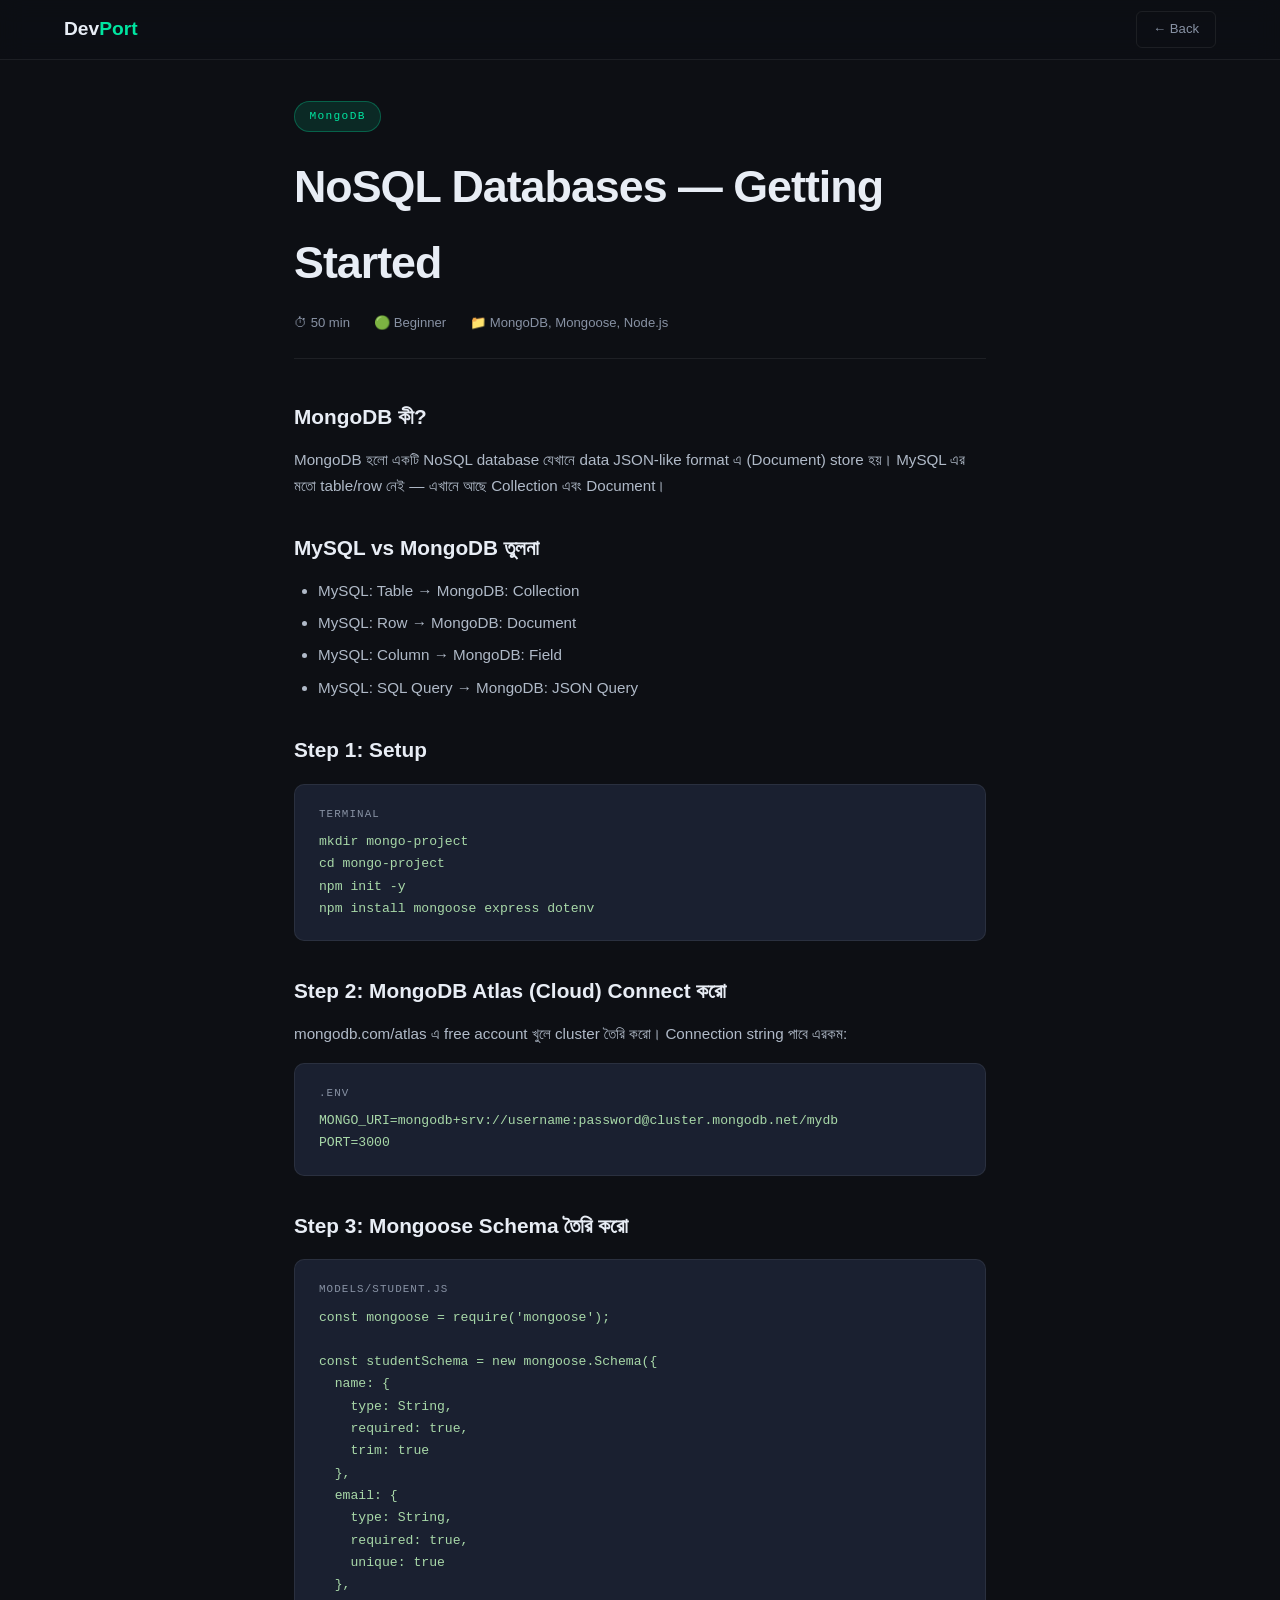
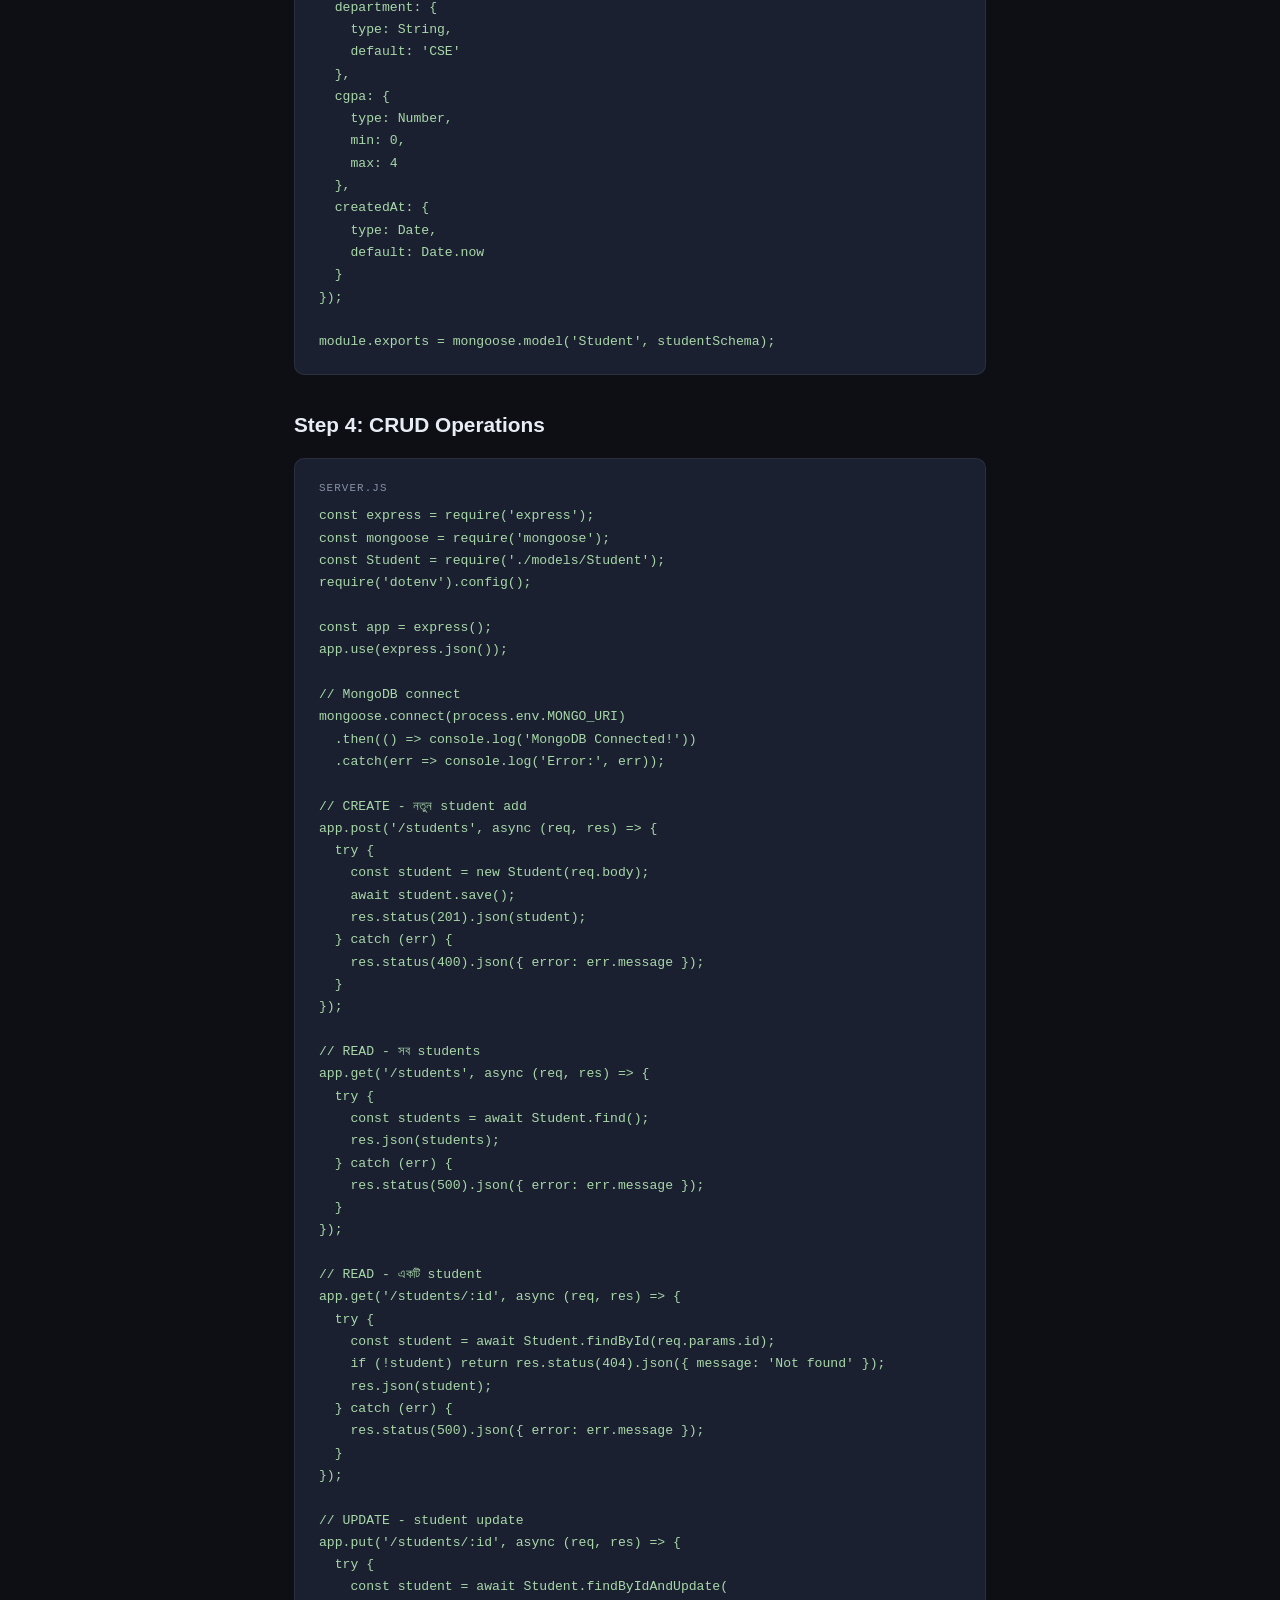
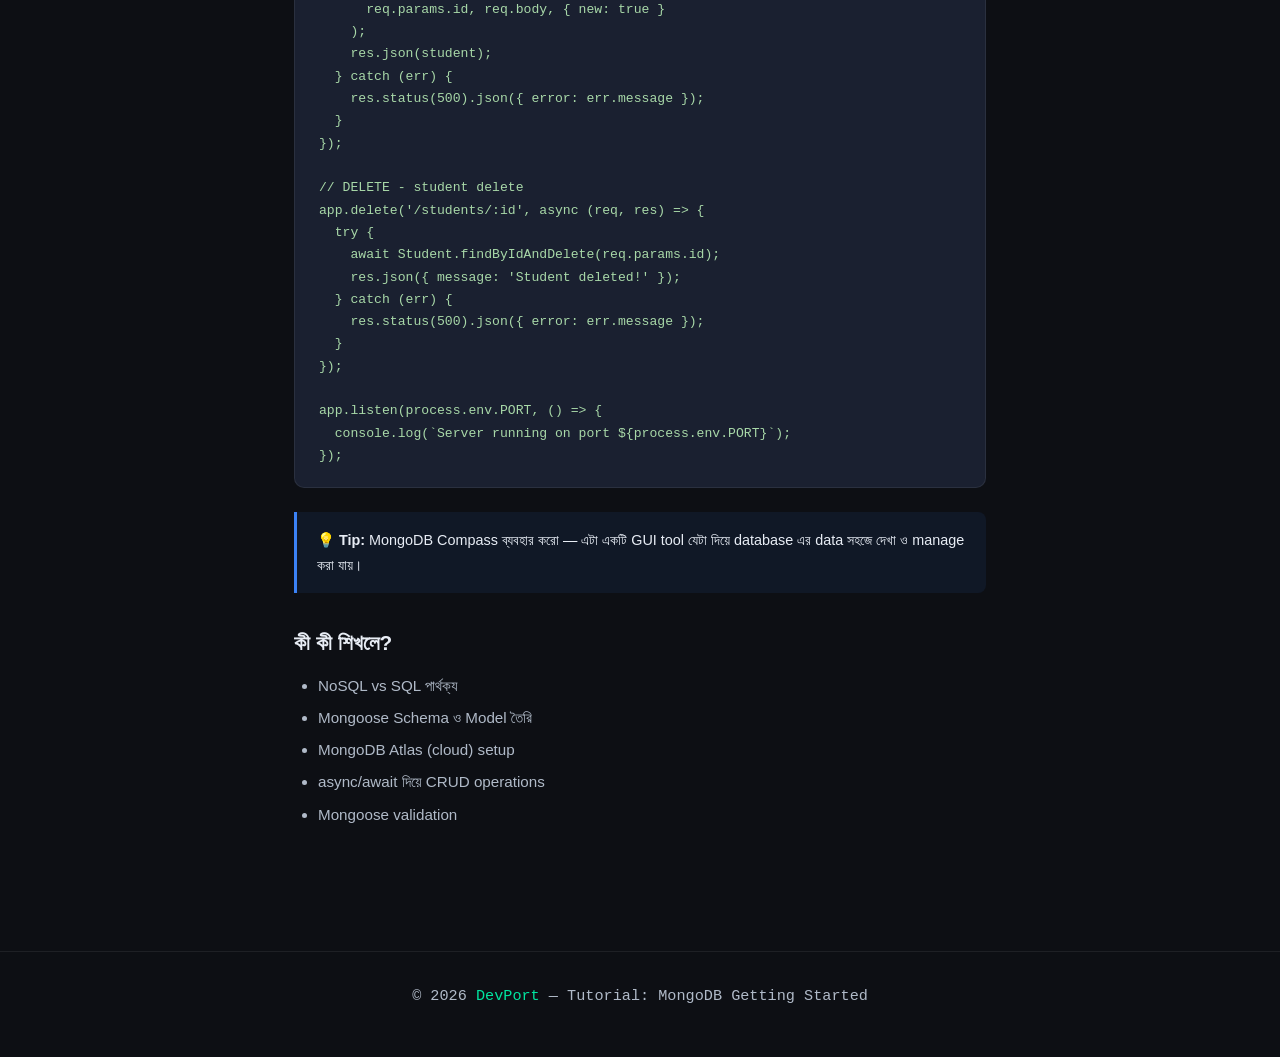
<file: tutorial-mongodb.html>
<!DOCTYPE html>
<html lang="en">
<head>
<meta charset="UTF-8"/><meta name="viewport" content="width=device-width, initial-scale=1.0"/>
<title>MongoDB Tutorial | DevPort</title>
<link href="https://fonts.googleapis.com/css2?family=Fira+Code:wght@400;700&family=Inter:wght@400;500;600;700;800&display=swap" rel="stylesheet"/>
<style>
:root{--bg:#0d0f14;--bg2:#131720;--bg3:#1a2030;--accent:#00e5a0;--accent2:#3b82f6;--text:#e8edf5;--muted:#8892a4;--border:rgba(255,255,255,0.07);--font-head:'Syne',sans-serif;--font-mono:'Space Mono',monospace;}
*,*::before,*::after{box-sizing:border-box;margin:0;padding:0;}
body{background:var(--bg);color:var(--text);font-family:var(--font-head);line-height:1.7;}
nav{position:fixed;top:0;left:0;right:0;z-index:99;background:rgba(13,15,20,0.9);backdrop-filter:blur(12px);border-bottom:1px solid var(--border);padding:0 5%;height:60px;display:flex;align-items:center;justify-content:space-between;}
.logo{font-size:1.2rem;font-weight:800;color:var(--text);text-decoration:none;}.logo span{color:var(--accent);}
.back-btn{background:transparent;border:1px solid var(--border);color:var(--muted);padding:0.4rem 1rem;border-radius:6px;font-family:var(--font-head);font-size:0.82rem;text-decoration:none;transition:border-color 0.2s,color 0.2s;}.back-btn:hover{border-color:var(--accent);color:var(--accent);}
.container{max-width:820px;margin:0 auto;padding:100px 5% 60px;}
.tut-badge{display:inline-block;background:rgba(0,229,160,0.12);border:1px solid rgba(0,229,160,0.3);color:var(--accent);font-family:var(--font-mono);font-size:0.7rem;letter-spacing:0.12em;padding:0.3rem 0.9rem;border-radius:100px;margin-bottom:1rem;}
.tut-title{font-size:clamp(1.8rem,4vw,2.8rem);font-weight:800;letter-spacing:-1px;margin-bottom:0.75rem;}
.tut-meta{display:flex;gap:1.5rem;font-size:0.82rem;color:var(--muted);margin-bottom:2.5rem;padding-bottom:1.5rem;border-bottom:1px solid var(--border);}
h2{font-size:1.3rem;font-weight:700;margin:2rem 0 0.75rem;}
p{color:#b0bac8;margin-bottom:1rem;font-size:0.95rem;}
ul{color:#b0bac8;padding-left:1.5rem;margin-bottom:1rem;font-size:0.95rem;}li{margin-bottom:0.4rem;}
.code-block{background:var(--bg3);border:1px solid var(--border);border-radius:10px;padding:1.25rem 1.5rem;margin:1rem 0 1.5rem;overflow-x:auto;}
.code-block pre{font-family:var(--font-mono);font-size:0.82rem;color:#a8d8a8;line-height:1.7;white-space:pre;}
.code-label{font-family:var(--font-mono);font-size:0.68rem;color:var(--muted);letter-spacing:0.1em;text-transform:uppercase;margin-bottom:0.5rem;}
.tip{background:rgba(59,130,246,0.08);border-left:3px solid var(--accent2);border-radius:0 8px 8px 0;padding:1rem 1.25rem;margin:1rem 0;}
.tip p{color:var(--text);margin:0;font-size:0.9rem;}
footer{text-align:center;padding:2rem;border-top:1px solid var(--border);color:var(--muted);font-family:var(--font-mono);font-size:0.75rem;margin-top:3rem;}footer span{color:var(--accent);}
</style>
</head>
<body>
<nav>
  <a class="logo" href="devport.html">Dev<span>Port</span></a>
  <a class="back-btn" href="devport.html">← Back</a>
</nav>
<div class="container">
  <div class="tut-badge">MongoDB</div>
  <h1 class="tut-title">NoSQL Databases — Getting Started</h1>
  <div class="tut-meta"><span>⏱ 50 min</span><span>🟢 Beginner</span><span>📁 MongoDB, Mongoose, Node.js</span></div>

  <h2>MongoDB কী?</h2>
  <p>MongoDB হলো একটি NoSQL database যেখানে data JSON-like format এ (Document) store হয়। MySQL এর মতো table/row নেই — এখানে আছে Collection এবং Document।</p>

  <h2>MySQL vs MongoDB তুলনা</h2>
  <ul>
    <li>MySQL: Table → MongoDB: Collection</li>
    <li>MySQL: Row → MongoDB: Document</li>
    <li>MySQL: Column → MongoDB: Field</li>
    <li>MySQL: SQL Query → MongoDB: JSON Query</li>
  </ul>

  <h2>Step 1: Setup</h2>
  <div class="code-block">
    <div class="code-label">Terminal</div>
    <pre>mkdir mongo-project
cd mongo-project
npm init -y
npm install mongoose express dotenv</pre>
  </div>

  <h2>Step 2: MongoDB Atlas (Cloud) Connect করো</h2>
  <p>mongodb.com/atlas এ free account খুলে cluster তৈরি করো। Connection string পাবে এরকম:</p>
  <div class="code-block">
    <div class="code-label">.env</div>
    <pre>MONGO_URI=mongodb+srv://username:password@cluster.mongodb.net/mydb
PORT=3000</pre>
  </div>

  <h2>Step 3: Mongoose Schema তৈরি করো</h2>
  <div class="code-block">
    <div class="code-label">models/Student.js</div>
    <pre>const mongoose = require('mongoose');

const studentSchema = new mongoose.Schema({
  name: {
    type: String,
    required: true,
    trim: true
  },
  email: {
    type: String,
    required: true,
    unique: true
  },
  department: {
    type: String,
    default: 'CSE'
  },
  cgpa: {
    type: Number,
    min: 0,
    max: 4
  },
  createdAt: {
    type: Date,
    default: Date.now
  }
});

module.exports = mongoose.model('Student', studentSchema);</pre>
  </div>

  <h2>Step 4: CRUD Operations</h2>
  <div class="code-block">
    <div class="code-label">server.js</div>
    <pre>const express = require('express');
const mongoose = require('mongoose');
const Student = require('./models/Student');
require('dotenv').config();

const app = express();
app.use(express.json());

// MongoDB connect
mongoose.connect(process.env.MONGO_URI)
  .then(() => console.log('MongoDB Connected!'))
  .catch(err => console.log('Error:', err));

// CREATE - নতুন student add
app.post('/students', async (req, res) => {
  try {
    const student = new Student(req.body);
    await student.save();
    res.status(201).json(student);
  } catch (err) {
    res.status(400).json({ error: err.message });
  }
});

// READ - সব students
app.get('/students', async (req, res) => {
  try {
    const students = await Student.find();
    res.json(students);
  } catch (err) {
    res.status(500).json({ error: err.message });
  }
});

// READ - একটি student
app.get('/students/:id', async (req, res) => {
  try {
    const student = await Student.findById(req.params.id);
    if (!student) return res.status(404).json({ message: 'Not found' });
    res.json(student);
  } catch (err) {
    res.status(500).json({ error: err.message });
  }
});

// UPDATE - student update
app.put('/students/:id', async (req, res) => {
  try {
    const student = await Student.findByIdAndUpdate(
      req.params.id, req.body, { new: true }
    );
    res.json(student);
  } catch (err) {
    res.status(500).json({ error: err.message });
  }
});

// DELETE - student delete
app.delete('/students/:id', async (req, res) => {
  try {
    await Student.findByIdAndDelete(req.params.id);
    res.json({ message: 'Student deleted!' });
  } catch (err) {
    res.status(500).json({ error: err.message });
  }
});

app.listen(process.env.PORT, () => {
  console.log(`Server running on port ${process.env.PORT}`);
});</pre>
  </div>

  <div class="tip"><p>💡 <strong>Tip:</strong> MongoDB Compass ব্যবহার করো — এটা একটি GUI tool যেটা দিয়ে database এর data সহজে দেখা ও manage করা যায়।</p></div>

  <h2>কী কী শিখলে?</h2>
  <ul>
    <li>NoSQL vs SQL পার্থক্য</li>
    <li>Mongoose Schema ও Model তৈরি</li>
    <li>MongoDB Atlas (cloud) setup</li>
    <li>async/await দিয়ে CRUD operations</li>
    <li>Mongoose validation</li>
  </ul>
</div>
<footer><p>© 2026 <span>DevPort</span> — Tutorial: MongoDB Getting Started</p></footer>
</body>
</html>
</file>
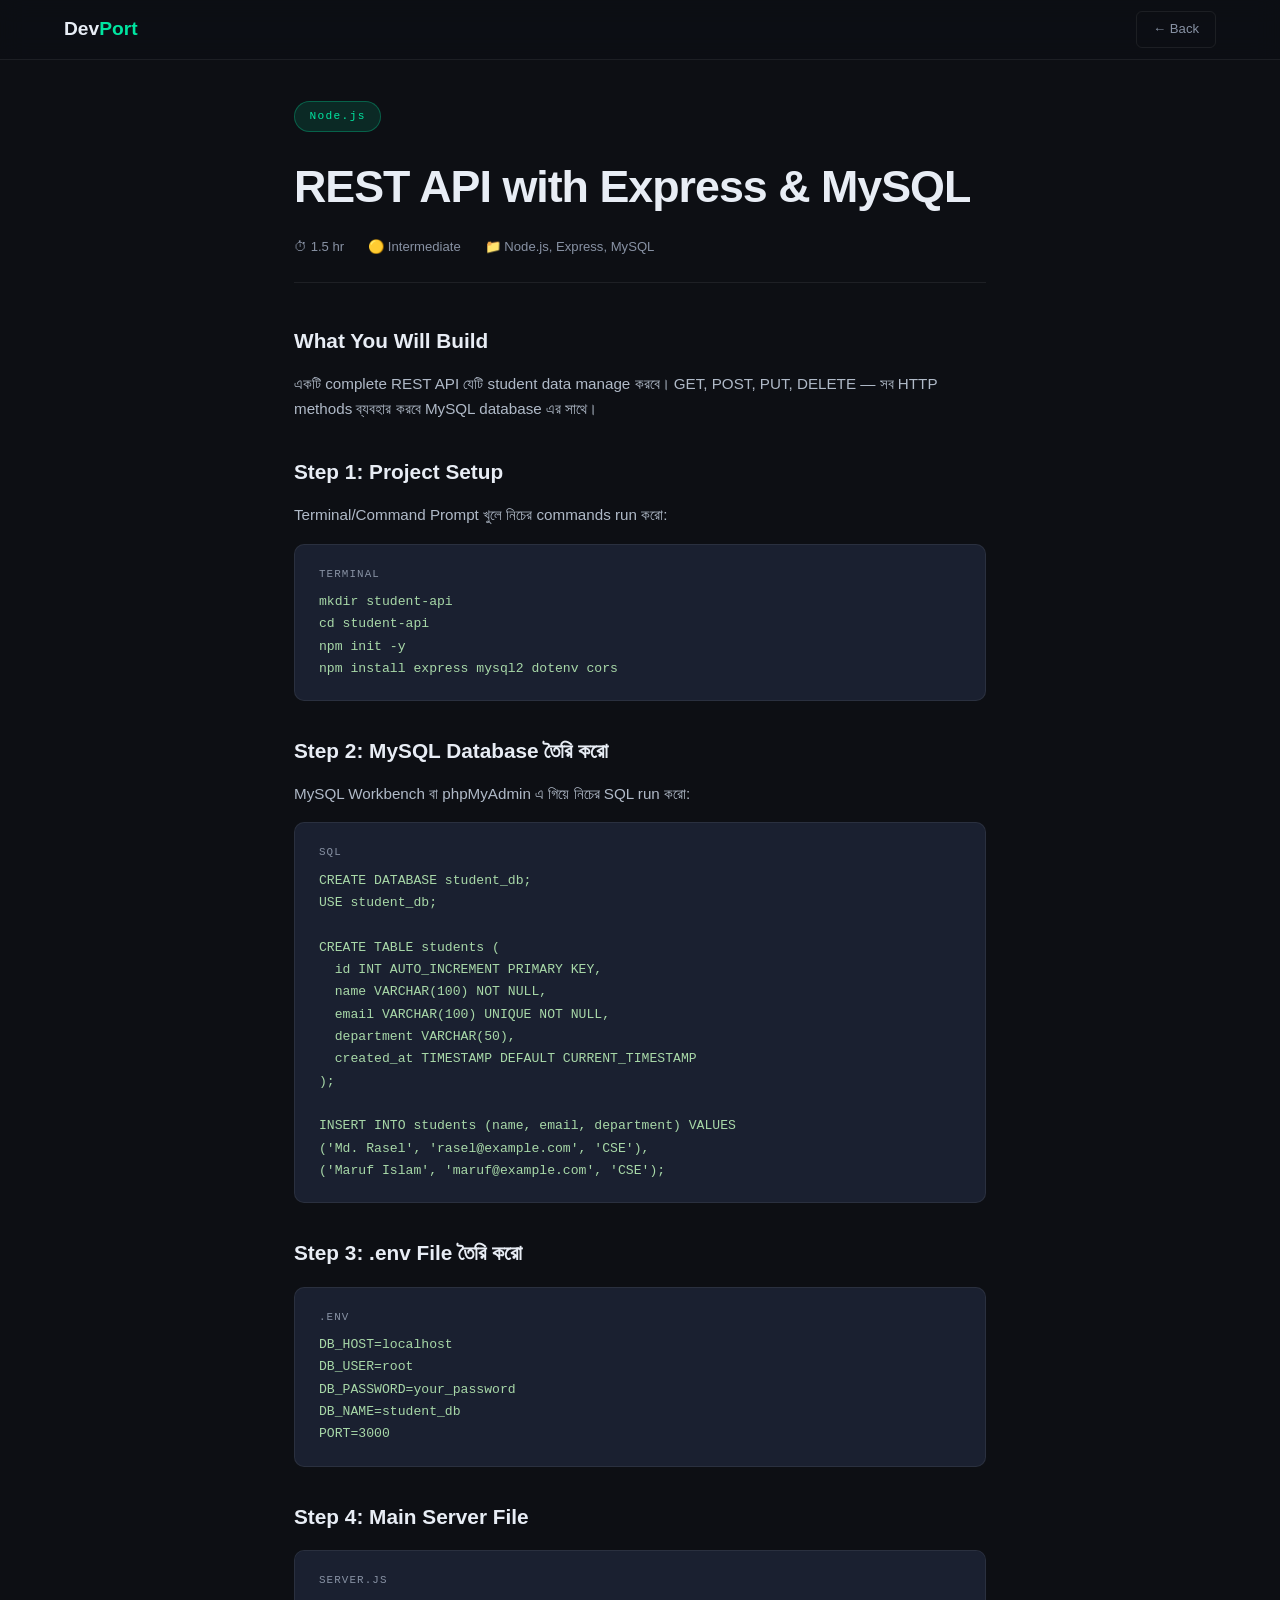
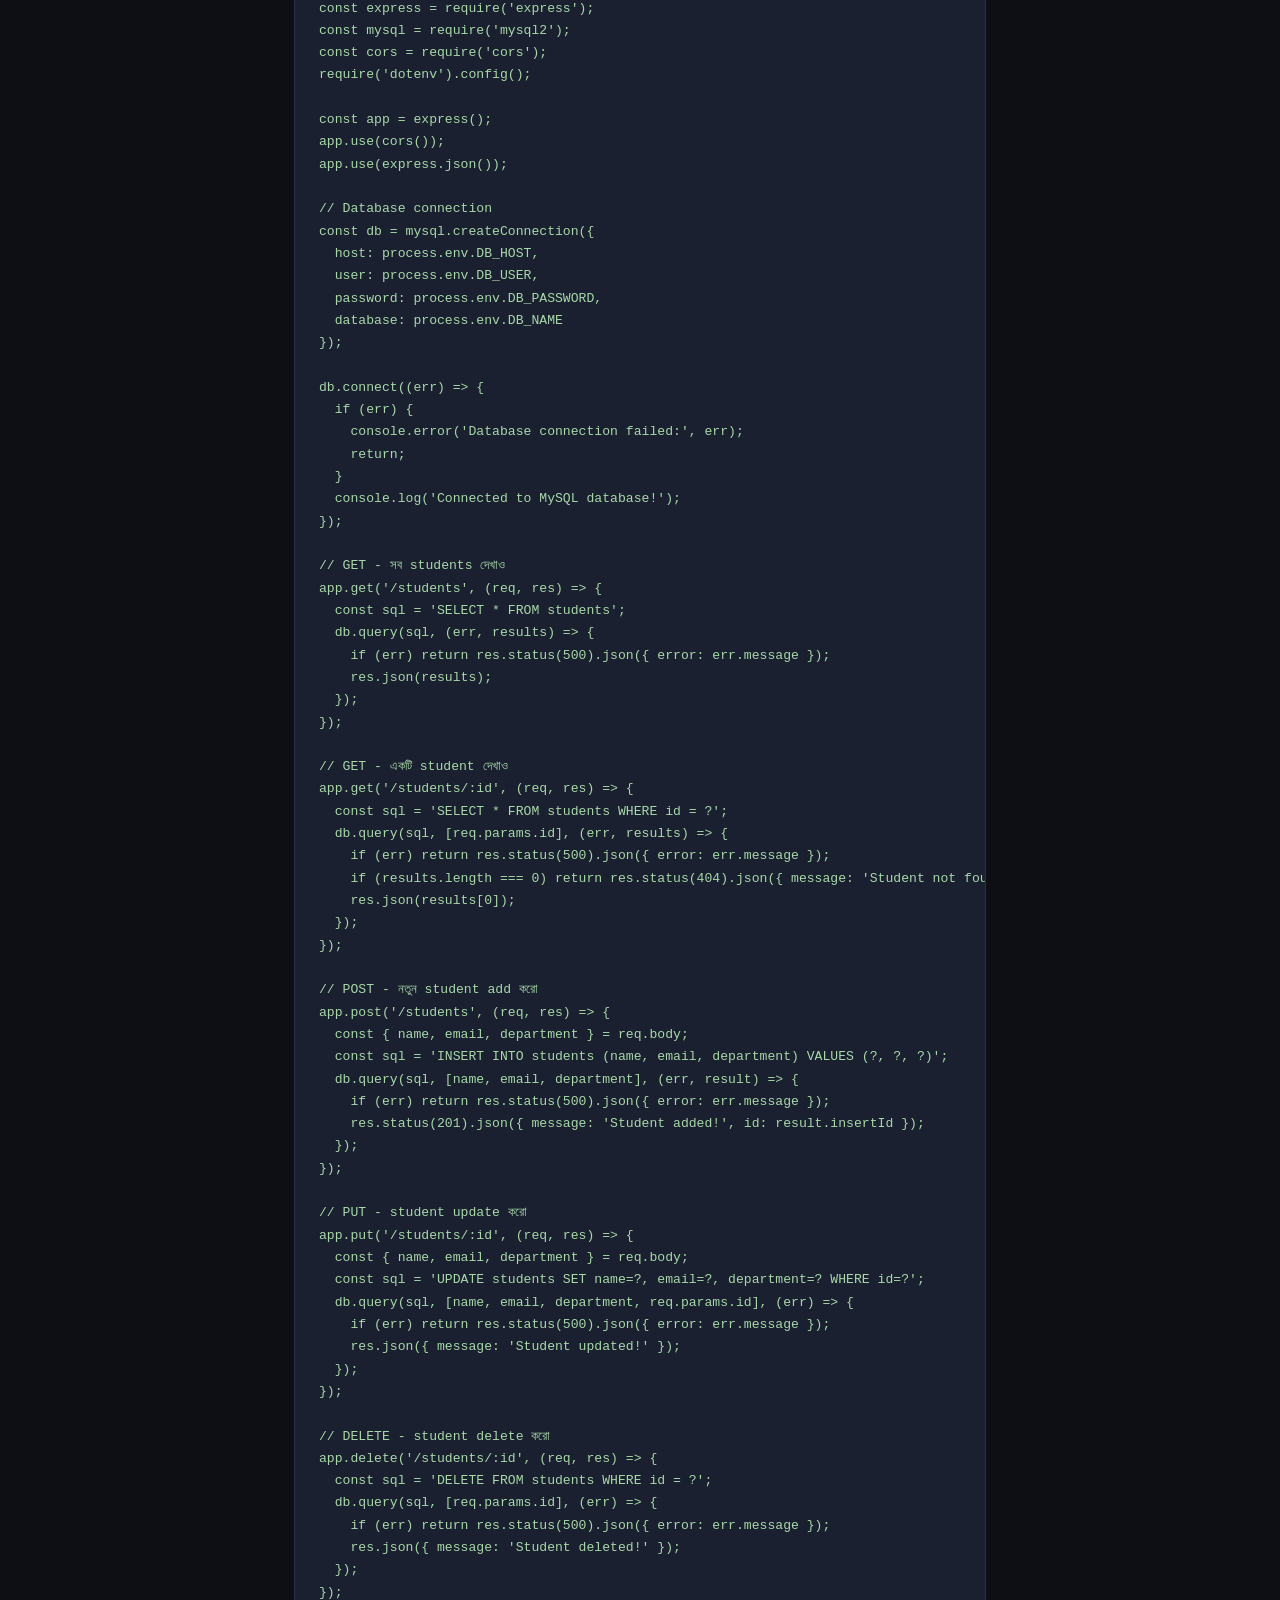
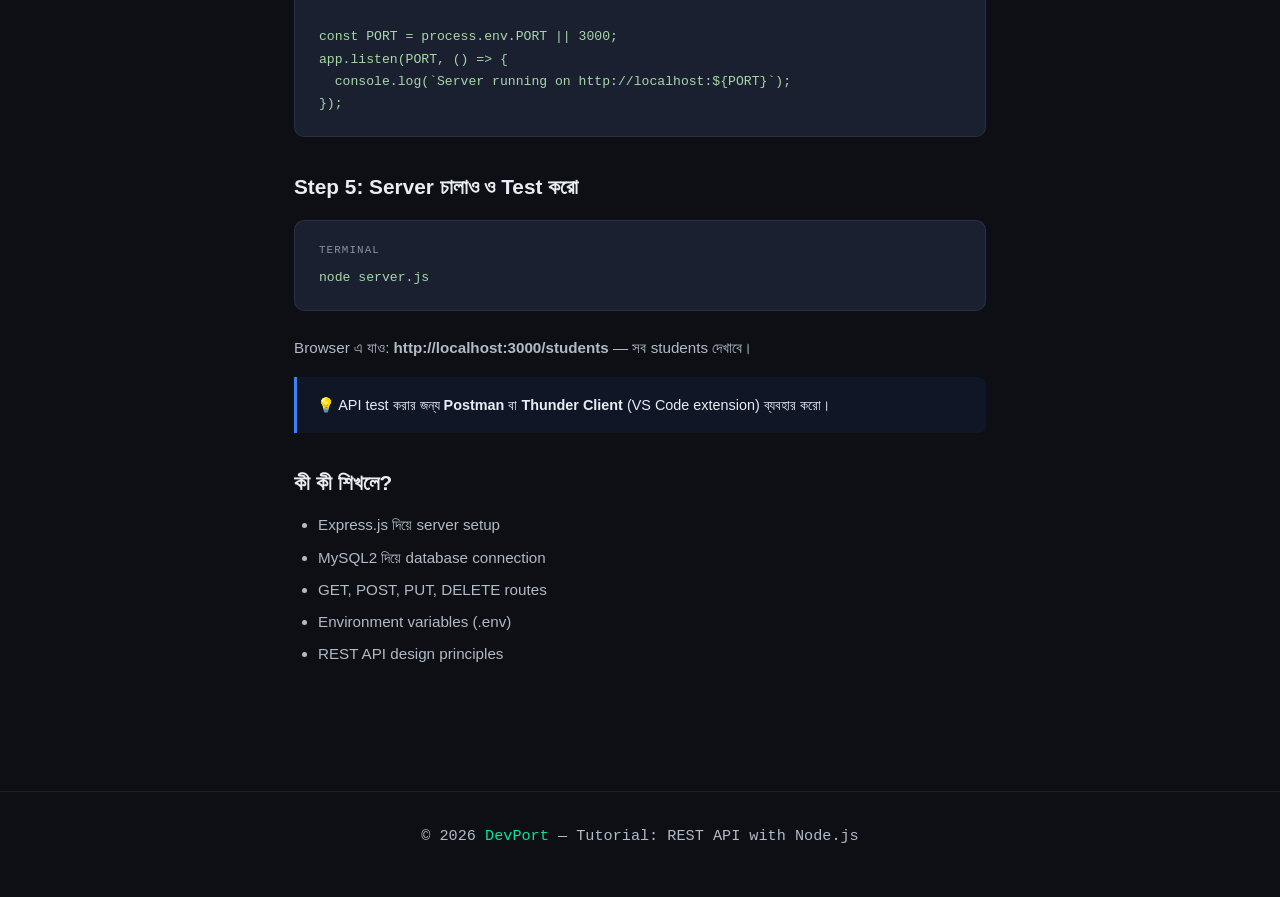
<file: tutorial-nodejs.html>
<!DOCTYPE html>
<html lang="en">
<head>
<meta charset="UTF-8"/>
<meta name="viewport" content="width=device-width, initial-scale=1.0"/>
<title>REST API with Node.js | DevPort</title>
<link href="https://fonts.googleapis.com/css2?family=Fira+Code:wght@400;700&family=Inter:wght@400;500;600;700;800&display=swap" rel="stylesheet"/>
<style>
:root{--bg:#0d0f14;--bg2:#131720;--bg3:#1a2030;--accent:#00e5a0;--accent2:#3b82f6;--text:#e8edf5;--muted:#8892a4;--border:rgba(255,255,255,0.07);--font-head:'Syne',sans-serif;--font-mono:'Space Mono',monospace;}
*,*::before,*::after{box-sizing:border-box;margin:0;padding:0;}
body{background:var(--bg);color:var(--text);font-family:var(--font-head);line-height:1.7;}
nav{position:fixed;top:0;left:0;right:0;z-index:99;background:rgba(13,15,20,0.9);backdrop-filter:blur(12px);border-bottom:1px solid var(--border);padding:0 5%;height:60px;display:flex;align-items:center;justify-content:space-between;}
.logo{font-size:1.2rem;font-weight:800;color:var(--text);text-decoration:none;}.logo span{color:var(--accent);}
.back-btn{background:transparent;border:1px solid var(--border);color:var(--muted);padding:0.4rem 1rem;border-radius:6px;font-family:var(--font-head);font-size:0.82rem;text-decoration:none;transition:border-color 0.2s,color 0.2s;}.back-btn:hover{border-color:var(--accent);color:var(--accent);}
.container{max-width:820px;margin:0 auto;padding:100px 5% 60px;}
.tut-badge{display:inline-block;background:rgba(0,229,160,0.12);border:1px solid rgba(0,229,160,0.3);color:var(--accent);font-family:var(--font-mono);font-size:0.7rem;letter-spacing:0.12em;padding:0.3rem 0.9rem;border-radius:100px;margin-bottom:1rem;}
.tut-title{font-size:clamp(1.8rem,4vw,2.8rem);font-weight:800;letter-spacing:-1px;margin-bottom:0.75rem;}
.tut-meta{display:flex;gap:1.5rem;font-size:0.82rem;color:var(--muted);margin-bottom:2.5rem;padding-bottom:1.5rem;border-bottom:1px solid var(--border);}
h2{font-size:1.3rem;font-weight:700;margin:2rem 0 0.75rem;}
p{color:#b0bac8;margin-bottom:1rem;font-size:0.95rem;}
ul,ol{color:#b0bac8;padding-left:1.5rem;margin-bottom:1rem;font-size:0.95rem;}li{margin-bottom:0.4rem;}
.code-block{background:var(--bg3);border:1px solid var(--border);border-radius:10px;padding:1.25rem 1.5rem;margin:1rem 0 1.5rem;overflow-x:auto;}
.code-block pre{font-family:var(--font-mono);font-size:0.82rem;color:#a8d8a8;line-height:1.7;white-space:pre;}
.code-label{font-family:var(--font-mono);font-size:0.68rem;color:var(--muted);letter-spacing:0.1em;text-transform:uppercase;margin-bottom:0.5rem;}
.tip{background:rgba(59,130,246,0.08);border-left:3px solid var(--accent2);border-radius:0 8px 8px 0;padding:1rem 1.25rem;margin:1rem 0;}
.tip p{color:var(--text);margin:0;font-size:0.9rem;}
footer{text-align:center;padding:2rem;border-top:1px solid var(--border);color:var(--muted);font-family:var(--font-mono);font-size:0.75rem;margin-top:3rem;}footer span{color:var(--accent);}
</style>
</head>
<body>
<nav>
  <a class="logo" href="devport.html">Dev<span>Port</span></a>
  <a class="back-btn" href="devport.html">← Back</a>
</nav>
<div class="container">
  <div class="tut-badge">Node.js</div>
  <h1 class="tut-title">REST API with Express & MySQL</h1>
  <div class="tut-meta"><span>⏱ 1.5 hr</span><span>🟡 Intermediate</span><span>📁 Node.js, Express, MySQL</span></div>

  <h2>What You Will Build</h2>
  <p>একটি complete REST API যেটি student data manage করবে। GET, POST, PUT, DELETE — সব HTTP methods ব্যবহার করবে MySQL database এর সাথে।</p>

  <h2>Step 1: Project Setup</h2>
  <p>Terminal/Command Prompt খুলে নিচের commands run করো:</p>
  <div class="code-block">
    <div class="code-label">Terminal</div>
    <pre>mkdir student-api
cd student-api
npm init -y
npm install express mysql2 dotenv cors</pre>
  </div>

  <h2>Step 2: MySQL Database তৈরি করো</h2>
  <p>MySQL Workbench বা phpMyAdmin এ গিয়ে নিচের SQL run করো:</p>
  <div class="code-block">
    <div class="code-label">SQL</div>
    <pre>CREATE DATABASE student_db;
USE student_db;

CREATE TABLE students (
  id INT AUTO_INCREMENT PRIMARY KEY,
  name VARCHAR(100) NOT NULL,
  email VARCHAR(100) UNIQUE NOT NULL,
  department VARCHAR(50),
  created_at TIMESTAMP DEFAULT CURRENT_TIMESTAMP
);

INSERT INTO students (name, email, department) VALUES
('Md. Rasel', 'rasel@example.com', 'CSE'),
('Maruf Islam', 'maruf@example.com', 'CSE');</pre>
  </div>

  <h2>Step 3: .env File তৈরি করো</h2>
  <div class="code-block">
    <div class="code-label">.env</div>
    <pre>DB_HOST=localhost
DB_USER=root
DB_PASSWORD=your_password
DB_NAME=student_db
PORT=3000</pre>
  </div>

  <h2>Step 4: Main Server File</h2>
  <div class="code-block">
    <div class="code-label">server.js</div>
    <pre>const express = require('express');
const mysql = require('mysql2');
const cors = require('cors');
require('dotenv').config();

const app = express();
app.use(cors());
app.use(express.json());

// Database connection
const db = mysql.createConnection({
  host: process.env.DB_HOST,
  user: process.env.DB_USER,
  password: process.env.DB_PASSWORD,
  database: process.env.DB_NAME
});

db.connect((err) => {
  if (err) {
    console.error('Database connection failed:', err);
    return;
  }
  console.log('Connected to MySQL database!');
});

// GET - সব students দেখাও
app.get('/students', (req, res) => {
  const sql = 'SELECT * FROM students';
  db.query(sql, (err, results) => {
    if (err) return res.status(500).json({ error: err.message });
    res.json(results);
  });
});

// GET - একটি student দেখাও
app.get('/students/:id', (req, res) => {
  const sql = 'SELECT * FROM students WHERE id = ?';
  db.query(sql, [req.params.id], (err, results) => {
    if (err) return res.status(500).json({ error: err.message });
    if (results.length === 0) return res.status(404).json({ message: 'Student not found' });
    res.json(results[0]);
  });
});

// POST - নতুন student add করো
app.post('/students', (req, res) => {
  const { name, email, department } = req.body;
  const sql = 'INSERT INTO students (name, email, department) VALUES (?, ?, ?)';
  db.query(sql, [name, email, department], (err, result) => {
    if (err) return res.status(500).json({ error: err.message });
    res.status(201).json({ message: 'Student added!', id: result.insertId });
  });
});

// PUT - student update করো
app.put('/students/:id', (req, res) => {
  const { name, email, department } = req.body;
  const sql = 'UPDATE students SET name=?, email=?, department=? WHERE id=?';
  db.query(sql, [name, email, department, req.params.id], (err) => {
    if (err) return res.status(500).json({ error: err.message });
    res.json({ message: 'Student updated!' });
  });
});

// DELETE - student delete করো
app.delete('/students/:id', (req, res) => {
  const sql = 'DELETE FROM students WHERE id = ?';
  db.query(sql, [req.params.id], (err) => {
    if (err) return res.status(500).json({ error: err.message });
    res.json({ message: 'Student deleted!' });
  });
});

const PORT = process.env.PORT || 3000;
app.listen(PORT, () => {
  console.log(`Server running on http://localhost:${PORT}`);
});</pre>
  </div>

  <h2>Step 5: Server চালাও ও Test করো</h2>
  <div class="code-block">
    <div class="code-label">Terminal</div>
    <pre>node server.js</pre>
  </div>
  <p>Browser এ যাও: <strong>http://localhost:3000/students</strong> — সব students দেখাবে।</p>
  <div class="tip"><p>💡 API test করার জন্য <strong>Postman</strong> বা <strong>Thunder Client</strong> (VS Code extension) ব্যবহার করো।</p></div>

  <h2>কী কী শিখলে?</h2>
  <ul>
    <li>Express.js দিয়ে server setup</li>
    <li>MySQL2 দিয়ে database connection</li>
    <li>GET, POST, PUT, DELETE routes</li>
    <li>Environment variables (.env)</li>
    <li>REST API design principles</li>
  </ul>
</div>
<footer><p>© 2026 <span>DevPort</span> — Tutorial: REST API with Node.js</p></footer>
</body>
</html>
</file>
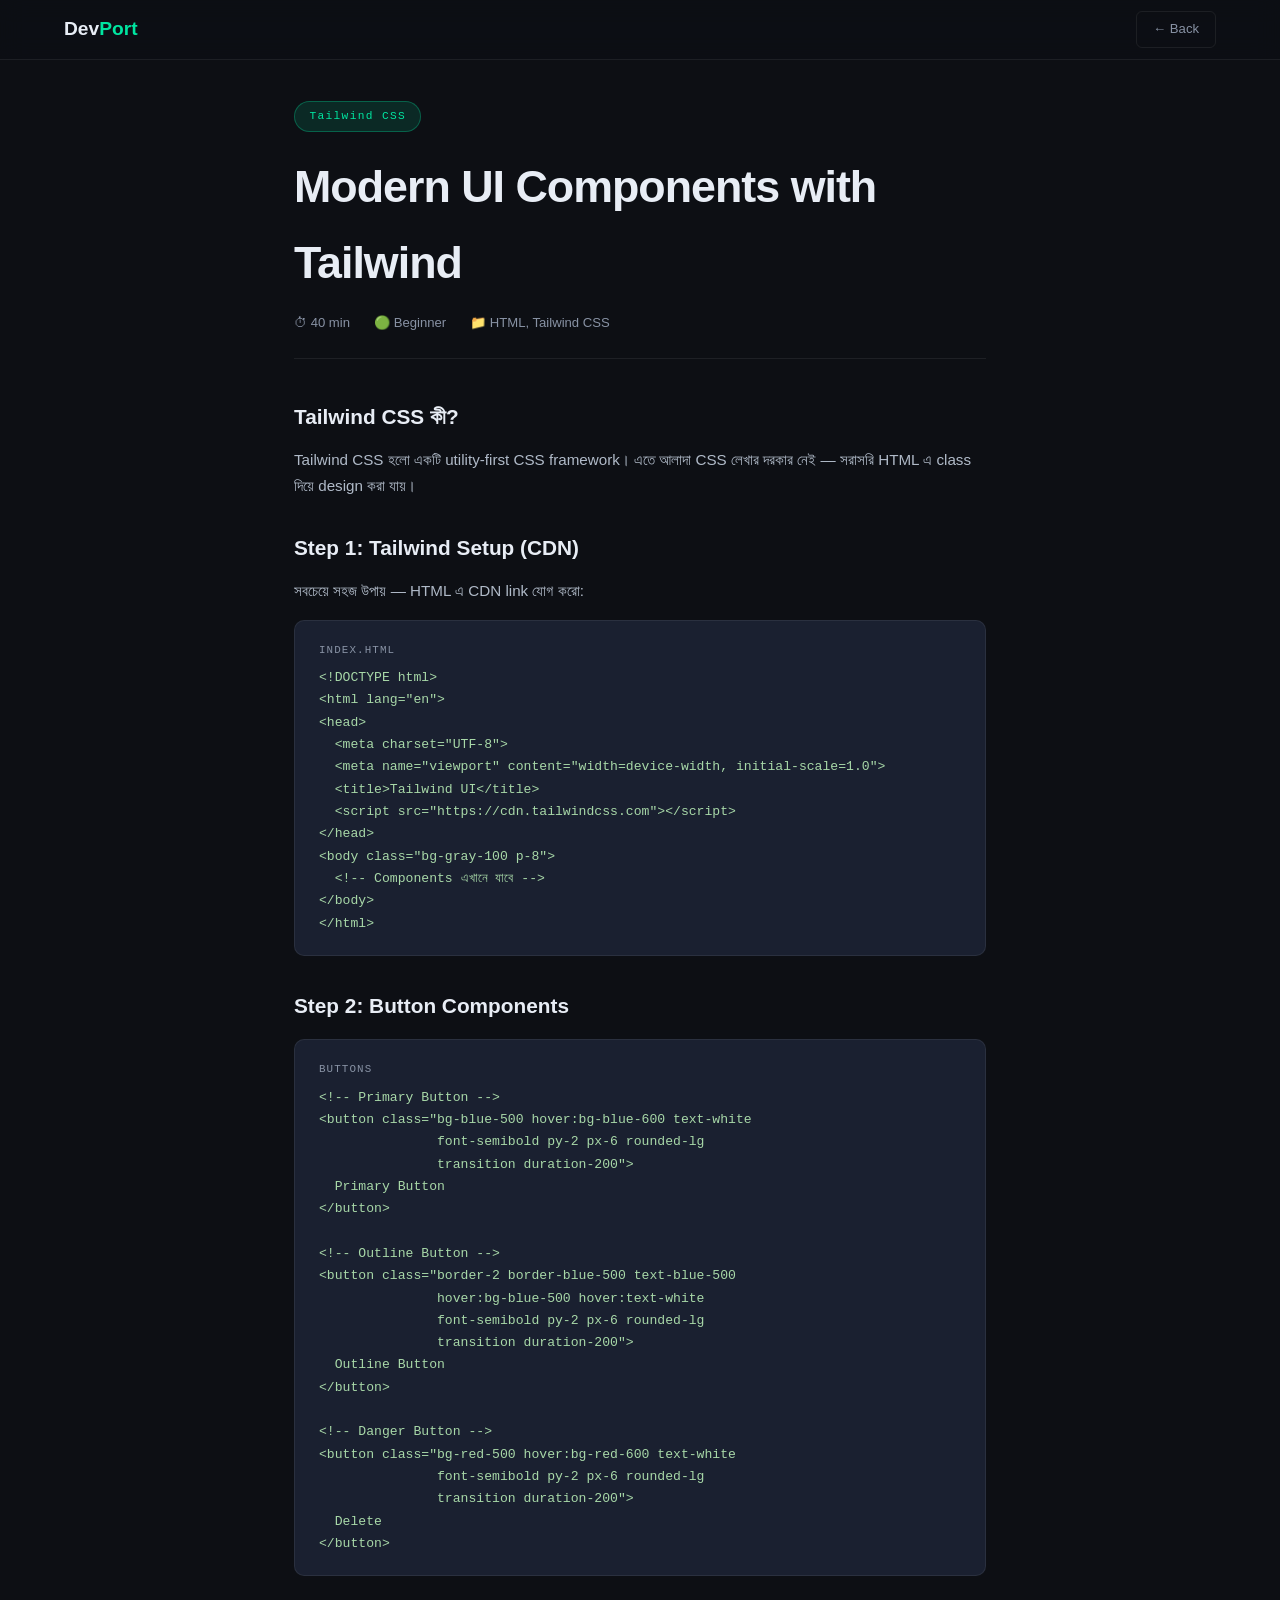
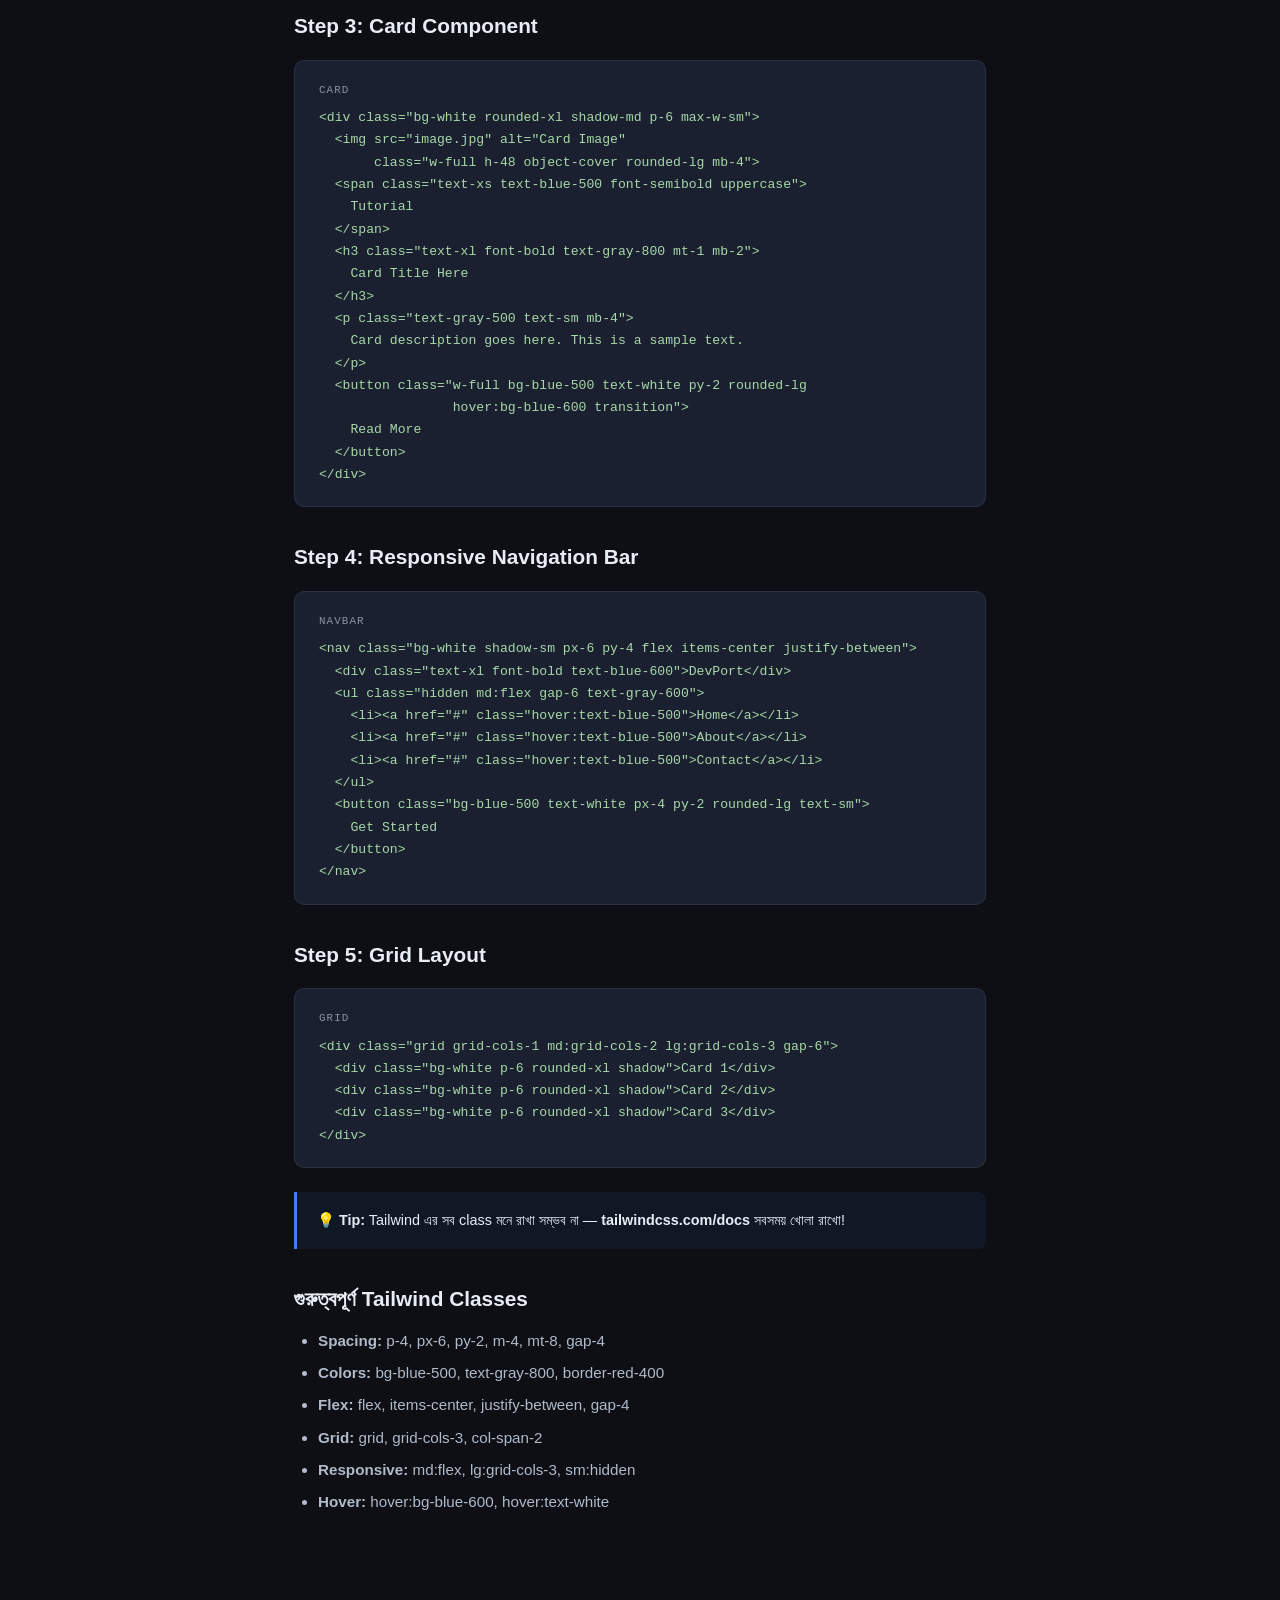
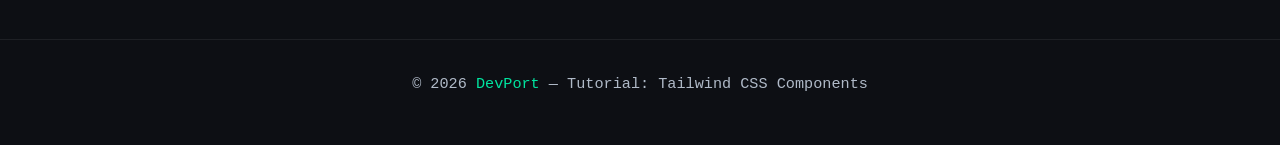
<file: tutorial-tailwind.html>
<!DOCTYPE html>
<html lang="en">
<head>
<meta charset="UTF-8"/><meta name="viewport" content="width=device-width, initial-scale=1.0"/>
<title>Tailwind CSS | DevPort</title>
<link href="https://fonts.googleapis.com/css2?family=Fira+Code:wght@400;700&family=Inter:wght@400;500;600;700;800&display=swap" rel="stylesheet"/>
<style>
:root{--bg:#0d0f14;--bg2:#131720;--bg3:#1a2030;--accent:#00e5a0;--accent2:#3b82f6;--text:#e8edf5;--muted:#8892a4;--border:rgba(255,255,255,0.07);--font-head:'Syne',sans-serif;--font-mono:'Space Mono',monospace;}
*,*::before,*::after{box-sizing:border-box;margin:0;padding:0;}
body{background:var(--bg);color:var(--text);font-family:var(--font-head);line-height:1.7;}
nav{position:fixed;top:0;left:0;right:0;z-index:99;background:rgba(13,15,20,0.9);backdrop-filter:blur(12px);border-bottom:1px solid var(--border);padding:0 5%;height:60px;display:flex;align-items:center;justify-content:space-between;}
.logo{font-size:1.2rem;font-weight:800;color:var(--text);text-decoration:none;}.logo span{color:var(--accent);}
.back-btn{background:transparent;border:1px solid var(--border);color:var(--muted);padding:0.4rem 1rem;border-radius:6px;font-family:var(--font-head);font-size:0.82rem;text-decoration:none;transition:border-color 0.2s,color 0.2s;}.back-btn:hover{border-color:var(--accent);color:var(--accent);}
.container{max-width:820px;margin:0 auto;padding:100px 5% 60px;}
.tut-badge{display:inline-block;background:rgba(0,229,160,0.12);border:1px solid rgba(0,229,160,0.3);color:var(--accent);font-family:var(--font-mono);font-size:0.7rem;letter-spacing:0.12em;padding:0.3rem 0.9rem;border-radius:100px;margin-bottom:1rem;}
.tut-title{font-size:clamp(1.8rem,4vw,2.8rem);font-weight:800;letter-spacing:-1px;margin-bottom:0.75rem;}
.tut-meta{display:flex;gap:1.5rem;font-size:0.82rem;color:var(--muted);margin-bottom:2.5rem;padding-bottom:1.5rem;border-bottom:1px solid var(--border);}
h2{font-size:1.3rem;font-weight:700;margin:2rem 0 0.75rem;}
p{color:#b0bac8;margin-bottom:1rem;font-size:0.95rem;}
ul{color:#b0bac8;padding-left:1.5rem;margin-bottom:1rem;font-size:0.95rem;}li{margin-bottom:0.4rem;}
.code-block{background:var(--bg3);border:1px solid var(--border);border-radius:10px;padding:1.25rem 1.5rem;margin:1rem 0 1.5rem;overflow-x:auto;}
.code-block pre{font-family:var(--font-mono);font-size:0.82rem;color:#a8d8a8;line-height:1.7;white-space:pre;}
.code-label{font-family:var(--font-mono);font-size:0.68rem;color:var(--muted);letter-spacing:0.1em;text-transform:uppercase;margin-bottom:0.5rem;}
.tip{background:rgba(59,130,246,0.08);border-left:3px solid var(--accent2);border-radius:0 8px 8px 0;padding:1rem 1.25rem;margin:1rem 0;}
.tip p{color:var(--text);margin:0;font-size:0.9rem;}
footer{text-align:center;padding:2rem;border-top:1px solid var(--border);color:var(--muted);font-family:var(--font-mono);font-size:0.75rem;margin-top:3rem;}footer span{color:var(--accent);}
</style>
</head>
<body>
<nav>
  <a class="logo" href="devport.html">Dev<span>Port</span></a>
  <a class="back-btn" href="devport.html">← Back</a>
</nav>
<div class="container">
  <div class="tut-badge">Tailwind CSS</div>
  <h1 class="tut-title">Modern UI Components with Tailwind</h1>
  <div class="tut-meta"><span>⏱ 40 min</span><span>🟢 Beginner</span><span>📁 HTML, Tailwind CSS</span></div>

  <h2>Tailwind CSS কী?</h2>
  <p>Tailwind CSS হলো একটি utility-first CSS framework। এতে আলাদা CSS লেখার দরকার নেই — সরাসরি HTML এ class দিয়ে design করা যায়।</p>

  <h2>Step 1: Tailwind Setup (CDN)</h2>
  <p>সবচেয়ে সহজ উপায় — HTML এ CDN link যোগ করো:</p>
  <div class="code-block">
    <div class="code-label">index.html</div>
    <pre>&lt;!DOCTYPE html&gt;
&lt;html lang="en"&gt;
&lt;head&gt;
  &lt;meta charset="UTF-8"&gt;
  &lt;meta name="viewport" content="width=device-width, initial-scale=1.0"&gt;
  &lt;title&gt;Tailwind UI&lt;/title&gt;
  &lt;script src="https://cdn.tailwindcss.com"&gt;&lt;/script&gt;
&lt;/head&gt;
&lt;body class="bg-gray-100 p-8"&gt;
  &lt;!-- Components এখানে যাবে --&gt;
&lt;/body&gt;
&lt;/html&gt;</pre>
  </div>

  <h2>Step 2: Button Components</h2>
  <div class="code-block">
    <div class="code-label">Buttons</div>
    <pre>&lt;!-- Primary Button --&gt;
&lt;button class="bg-blue-500 hover:bg-blue-600 text-white 
               font-semibold py-2 px-6 rounded-lg 
               transition duration-200"&gt;
  Primary Button
&lt;/button&gt;

&lt;!-- Outline Button --&gt;
&lt;button class="border-2 border-blue-500 text-blue-500 
               hover:bg-blue-500 hover:text-white
               font-semibold py-2 px-6 rounded-lg 
               transition duration-200"&gt;
  Outline Button
&lt;/button&gt;

&lt;!-- Danger Button --&gt;
&lt;button class="bg-red-500 hover:bg-red-600 text-white 
               font-semibold py-2 px-6 rounded-lg 
               transition duration-200"&gt;
  Delete
&lt;/button&gt;</pre>
  </div>

  <h2>Step 3: Card Component</h2>
  <div class="code-block">
    <div class="code-label">Card</div>
    <pre>&lt;div class="bg-white rounded-xl shadow-md p-6 max-w-sm"&gt;
  &lt;img src="image.jpg" alt="Card Image" 
       class="w-full h-48 object-cover rounded-lg mb-4"&gt;
  &lt;span class="text-xs text-blue-500 font-semibold uppercase"&gt;
    Tutorial
  &lt;/span&gt;
  &lt;h3 class="text-xl font-bold text-gray-800 mt-1 mb-2"&gt;
    Card Title Here
  &lt;/h3&gt;
  &lt;p class="text-gray-500 text-sm mb-4"&gt;
    Card description goes here. This is a sample text.
  &lt;/p&gt;
  &lt;button class="w-full bg-blue-500 text-white py-2 rounded-lg
                 hover:bg-blue-600 transition"&gt;
    Read More
  &lt;/button&gt;
&lt;/div&gt;</pre>
  </div>

  <h2>Step 4: Responsive Navigation Bar</h2>
  <div class="code-block">
    <div class="code-label">Navbar</div>
    <pre>&lt;nav class="bg-white shadow-sm px-6 py-4 flex items-center justify-between"&gt;
  &lt;div class="text-xl font-bold text-blue-600"&gt;DevPort&lt;/div&gt;
  &lt;ul class="hidden md:flex gap-6 text-gray-600"&gt;
    &lt;li&gt;&lt;a href="#" class="hover:text-blue-500"&gt;Home&lt;/a&gt;&lt;/li&gt;
    &lt;li&gt;&lt;a href="#" class="hover:text-blue-500"&gt;About&lt;/a&gt;&lt;/li&gt;
    &lt;li&gt;&lt;a href="#" class="hover:text-blue-500"&gt;Contact&lt;/a&gt;&lt;/li&gt;
  &lt;/ul&gt;
  &lt;button class="bg-blue-500 text-white px-4 py-2 rounded-lg text-sm"&gt;
    Get Started
  &lt;/button&gt;
&lt;/nav&gt;</pre>
  </div>

  <h2>Step 5: Grid Layout</h2>
  <div class="code-block">
    <div class="code-label">Grid</div>
    <pre>&lt;div class="grid grid-cols-1 md:grid-cols-2 lg:grid-cols-3 gap-6"&gt;
  &lt;div class="bg-white p-6 rounded-xl shadow"&gt;Card 1&lt;/div&gt;
  &lt;div class="bg-white p-6 rounded-xl shadow"&gt;Card 2&lt;/div&gt;
  &lt;div class="bg-white p-6 rounded-xl shadow"&gt;Card 3&lt;/div&gt;
&lt;/div&gt;</pre>
  </div>

  <div class="tip"><p>💡 <strong>Tip:</strong> Tailwind এর সব class মনে রাখা সম্ভব না — <strong>tailwindcss.com/docs</strong> সবসময় খোলা রাখো!</p></div>

  <h2>গুরুত্বপূর্ণ Tailwind Classes</h2>
  <ul>
    <li><strong>Spacing:</strong> p-4, px-6, py-2, m-4, mt-8, gap-4</li>
    <li><strong>Colors:</strong> bg-blue-500, text-gray-800, border-red-400</li>
    <li><strong>Flex:</strong> flex, items-center, justify-between, gap-4</li>
    <li><strong>Grid:</strong> grid, grid-cols-3, col-span-2</li>
    <li><strong>Responsive:</strong> md:flex, lg:grid-cols-3, sm:hidden</li>
    <li><strong>Hover:</strong> hover:bg-blue-600, hover:text-white</li>
  </ul>
</div>
<footer><p>© 2026 <span>DevPort</span> — Tutorial: Tailwind CSS Components</p></footer>
</body>
</html>
</file>
